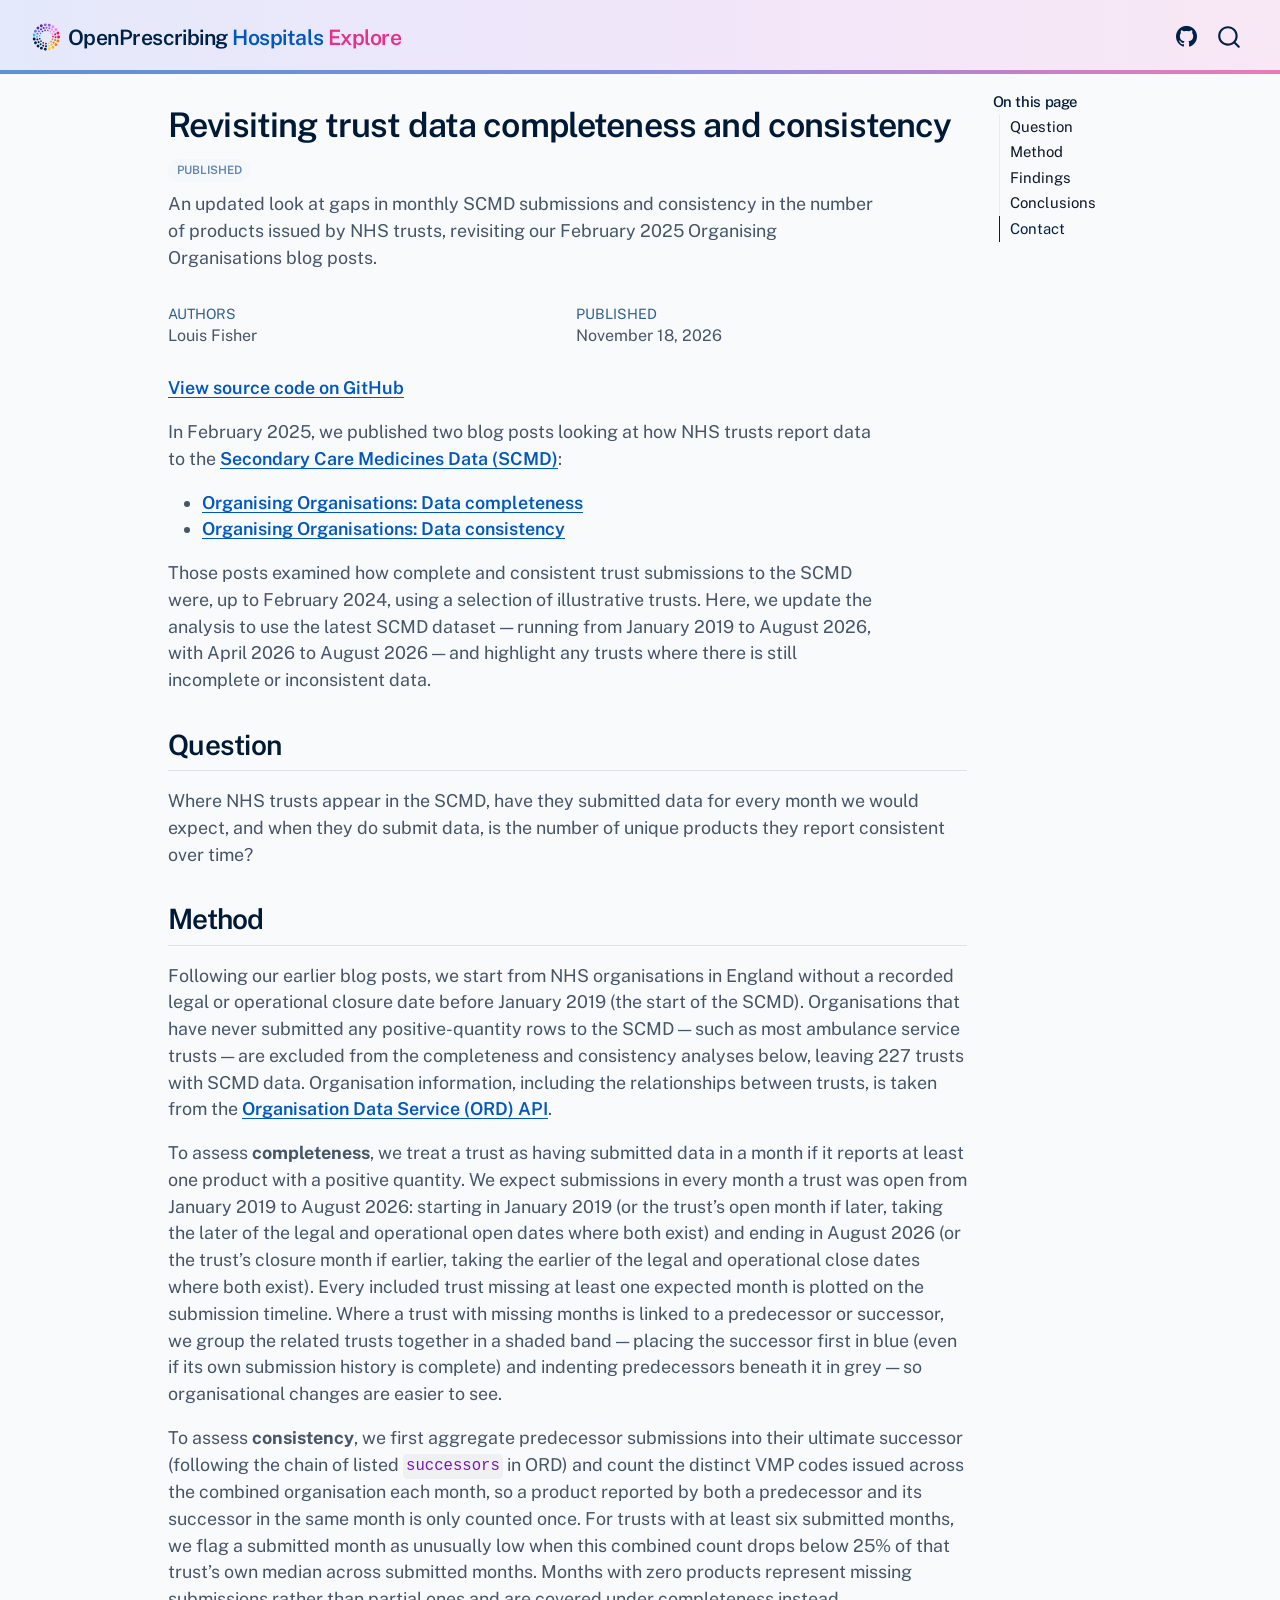
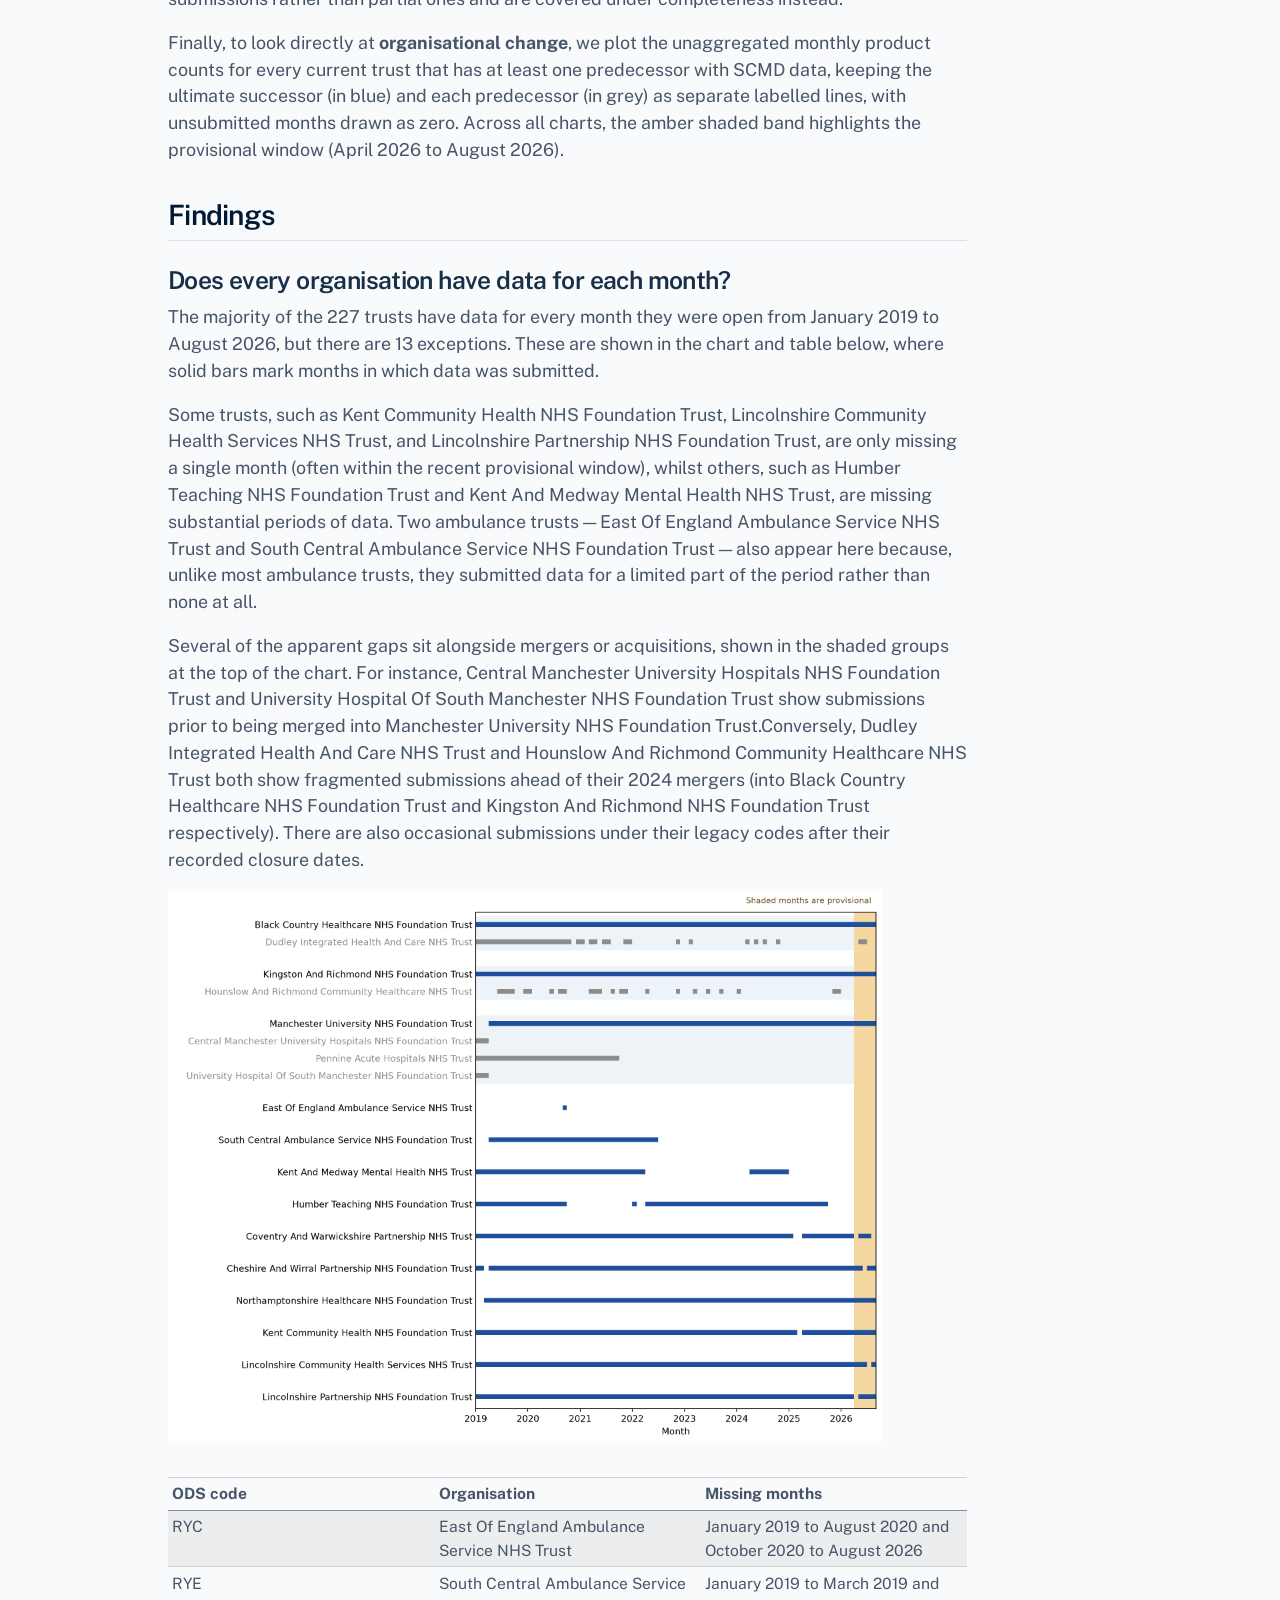
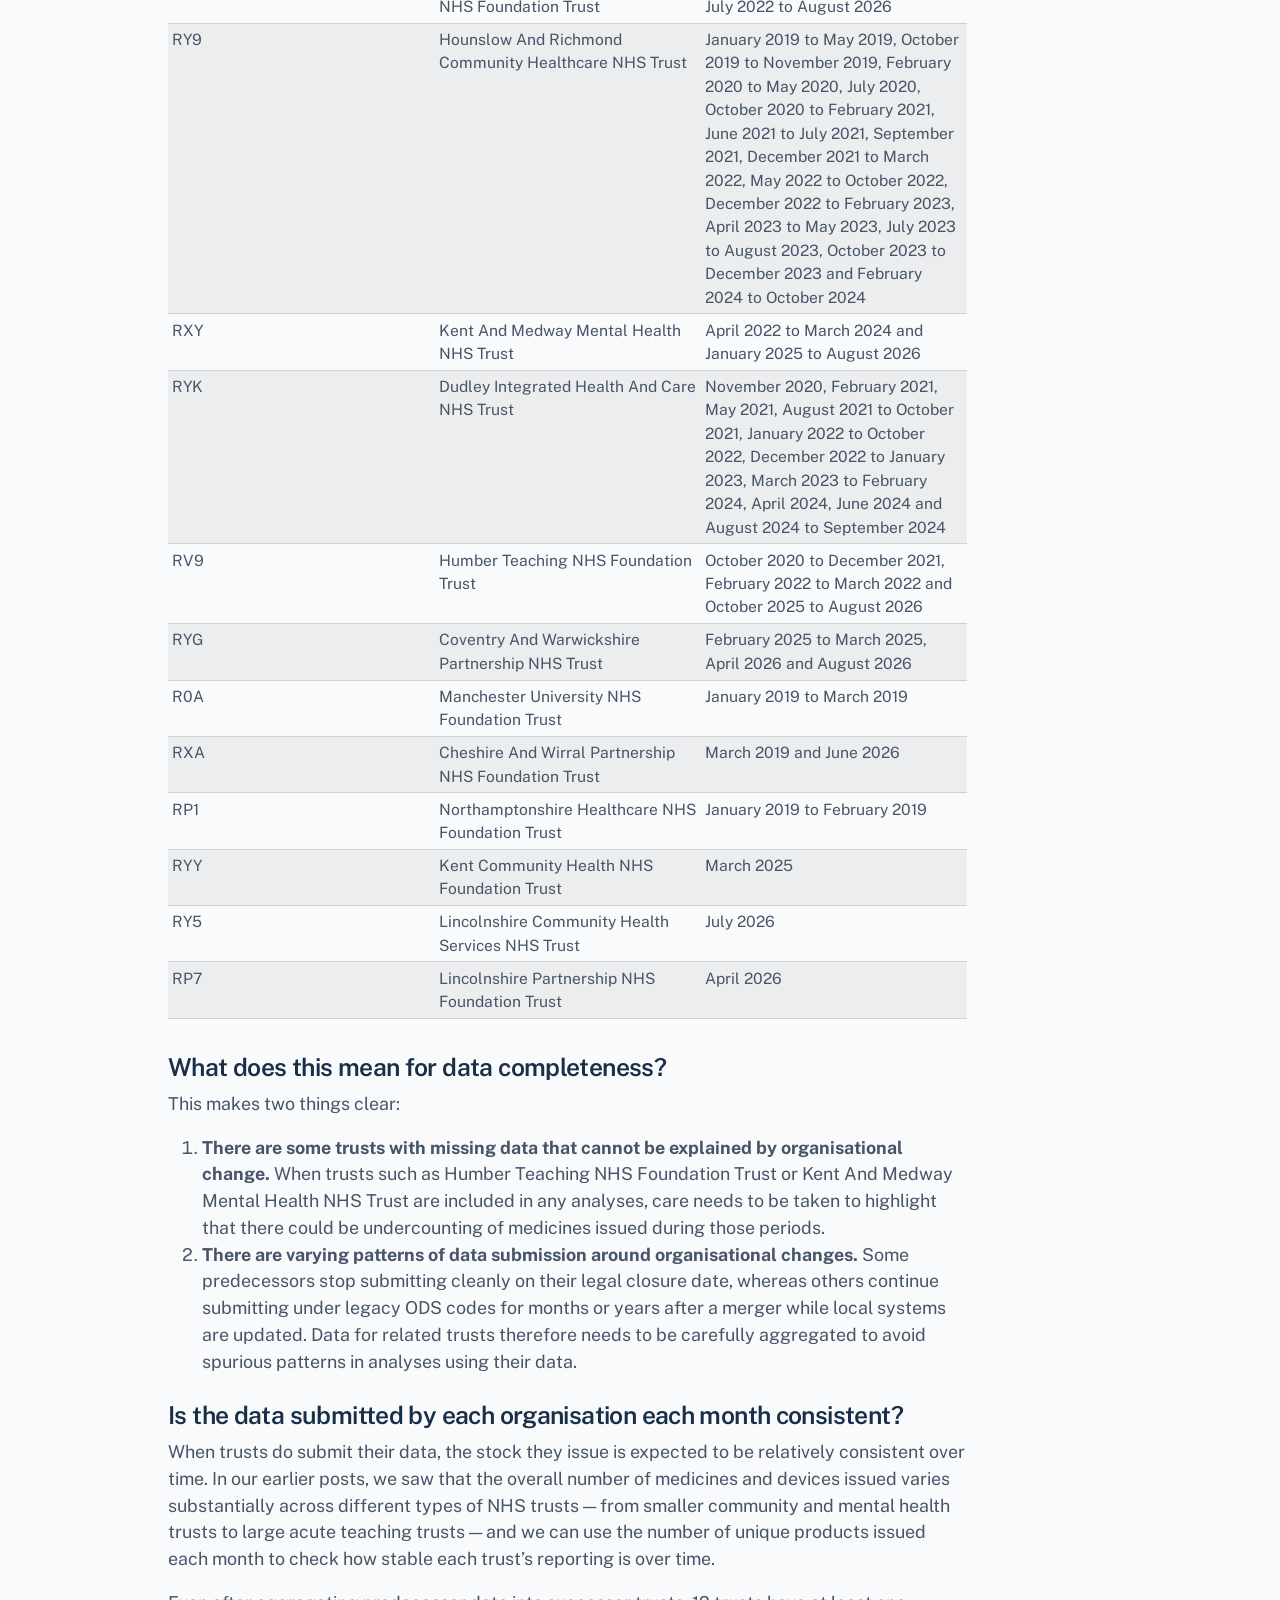
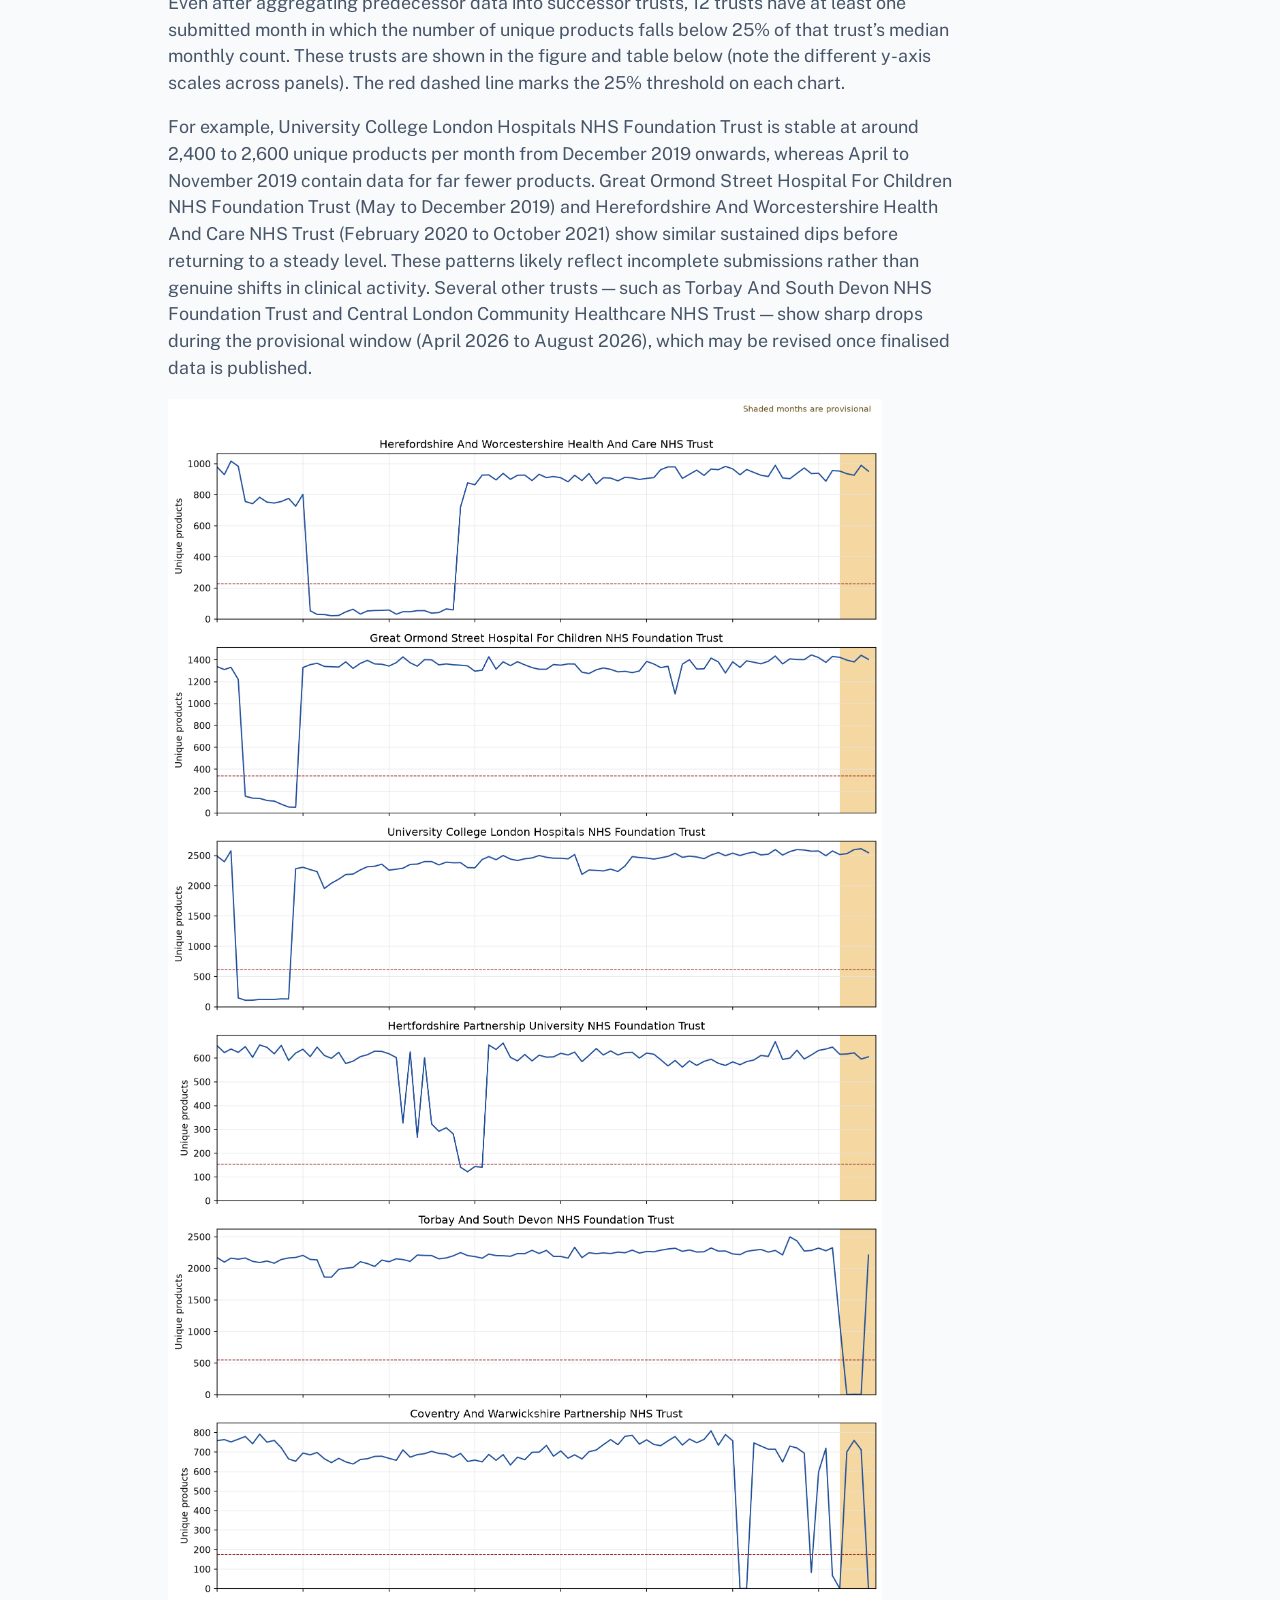
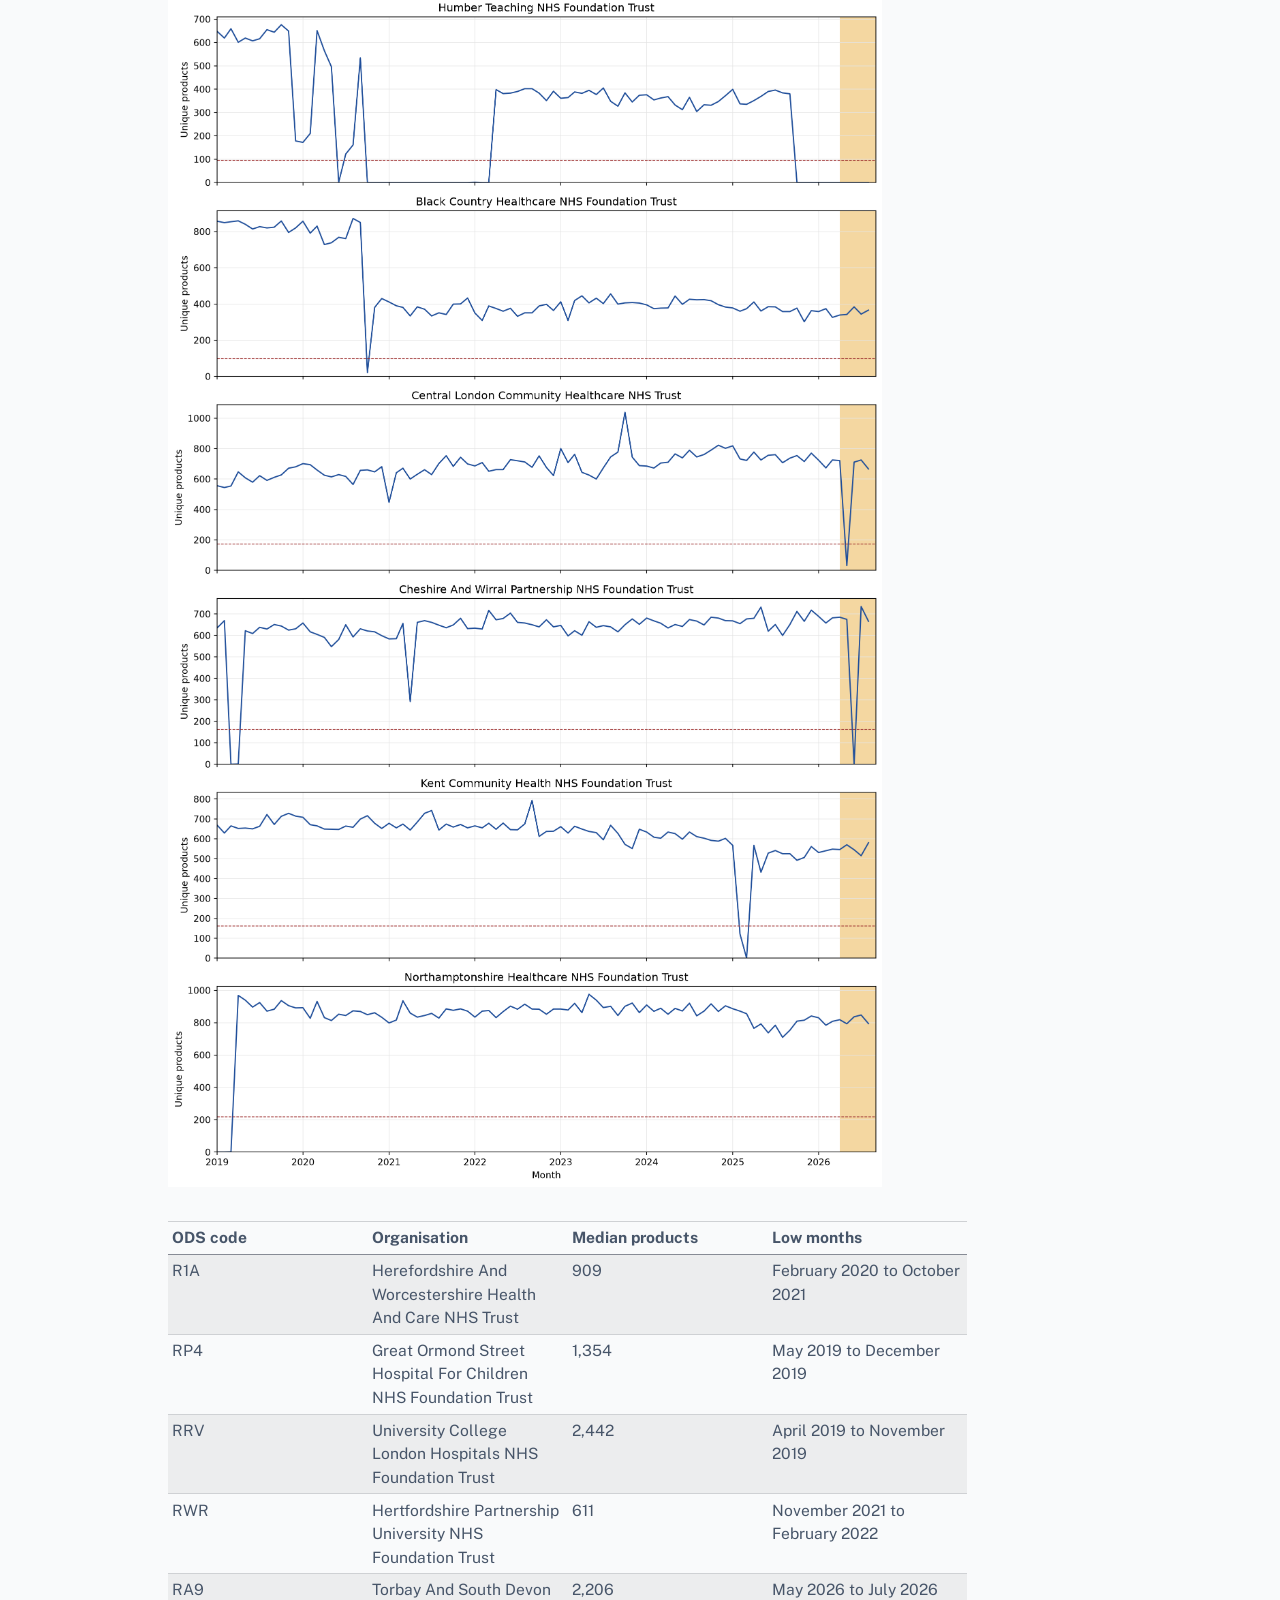
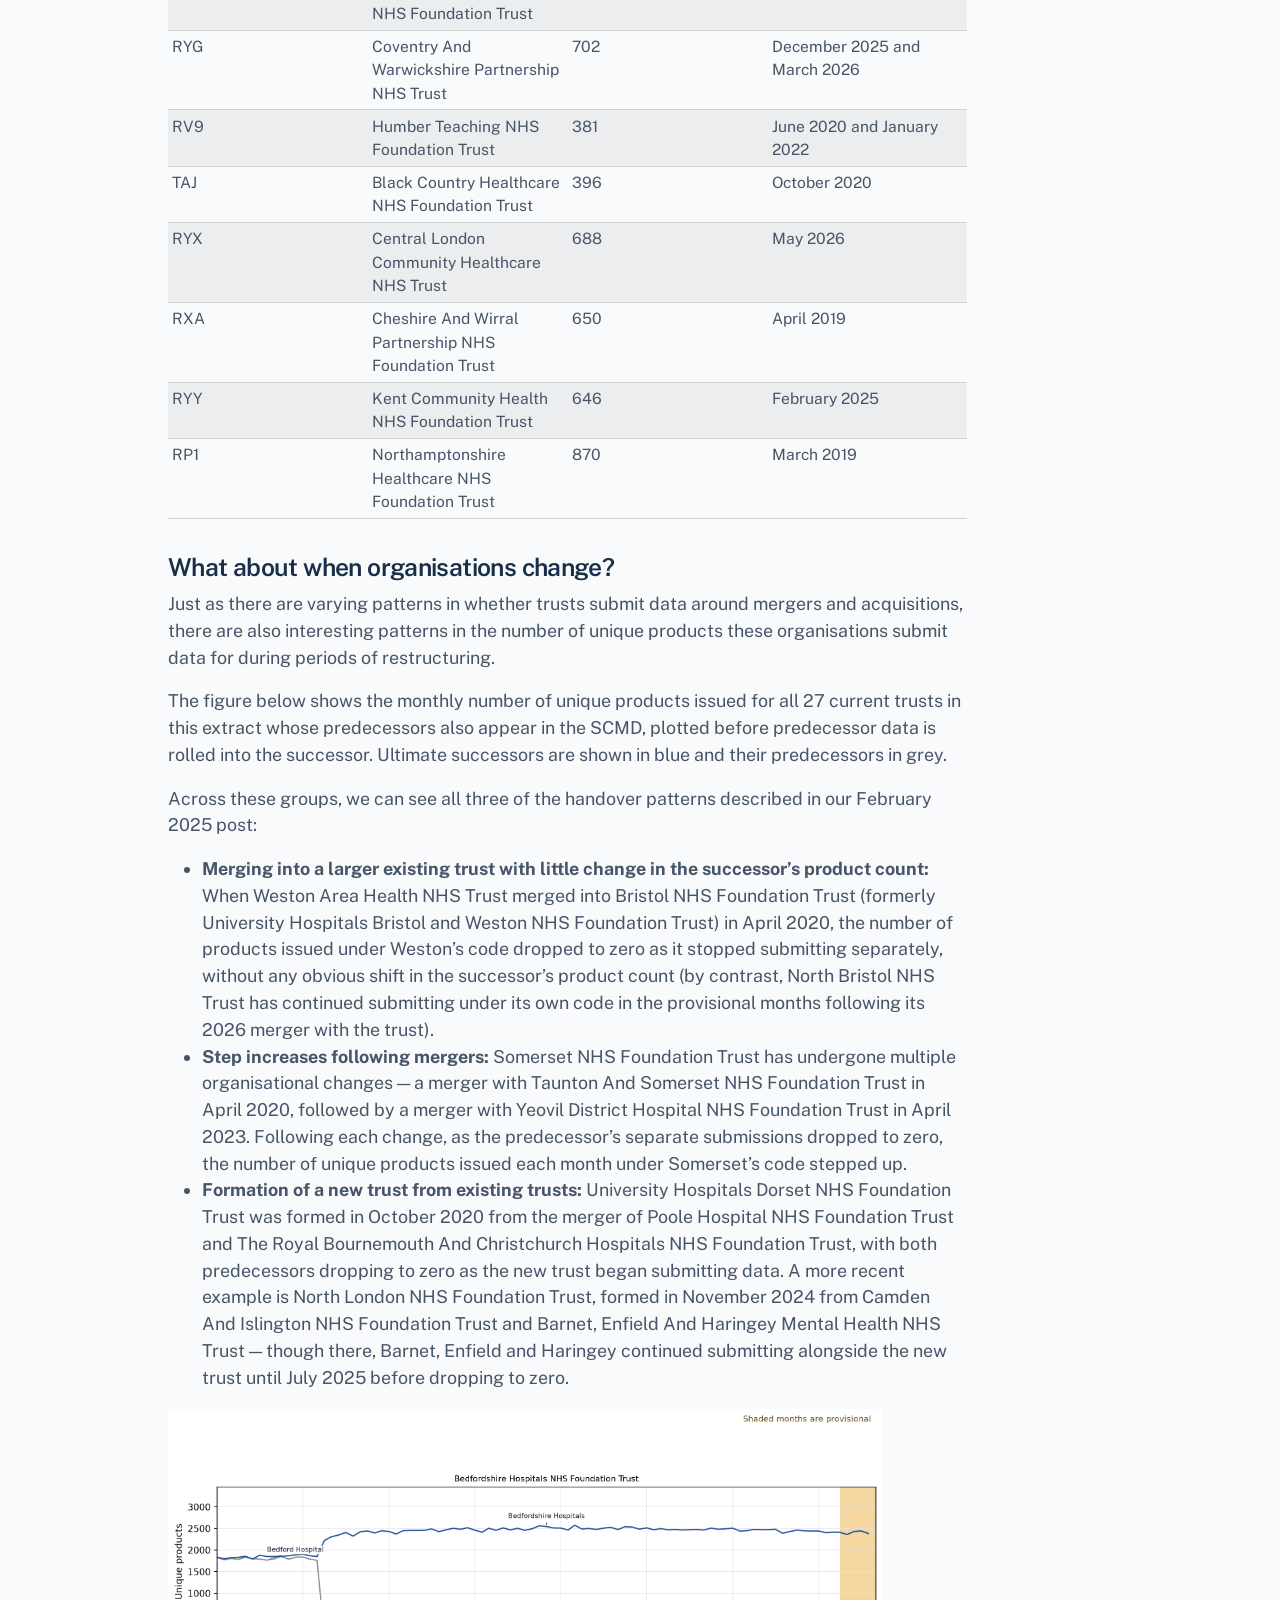
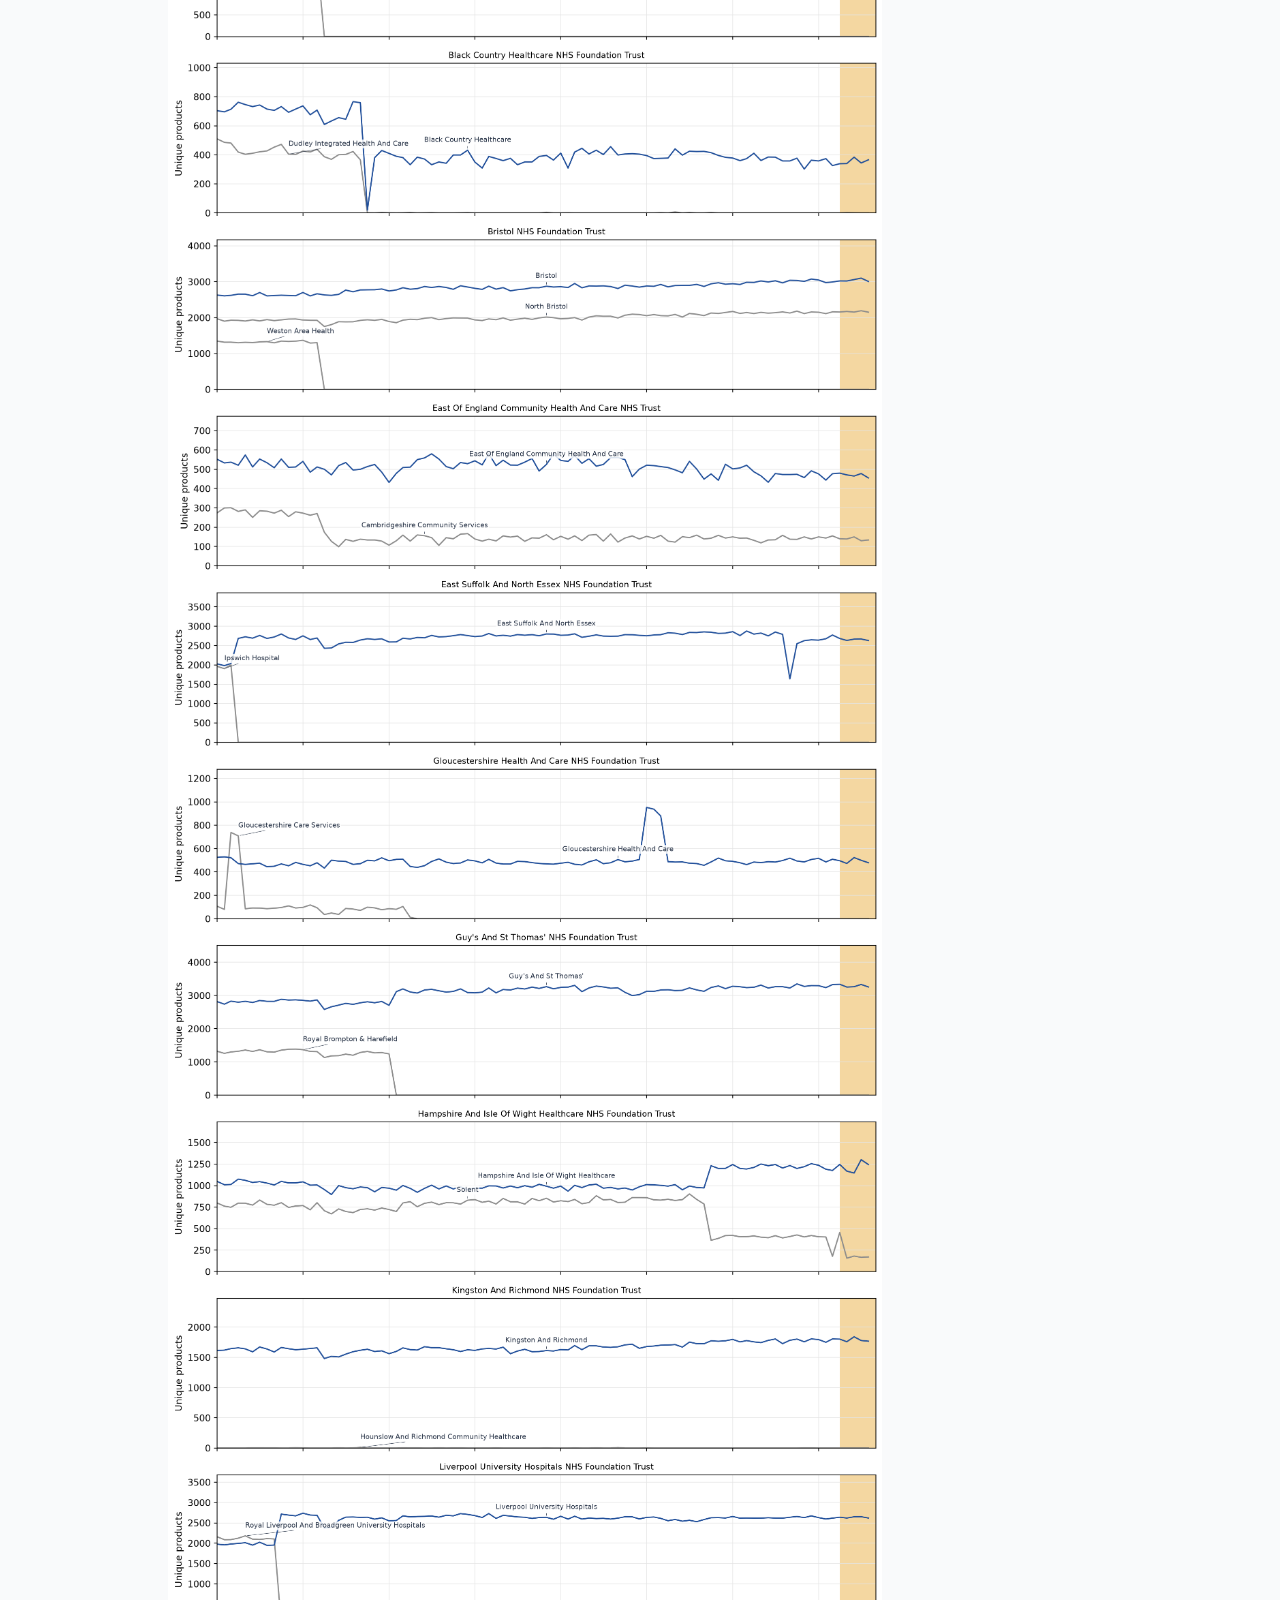
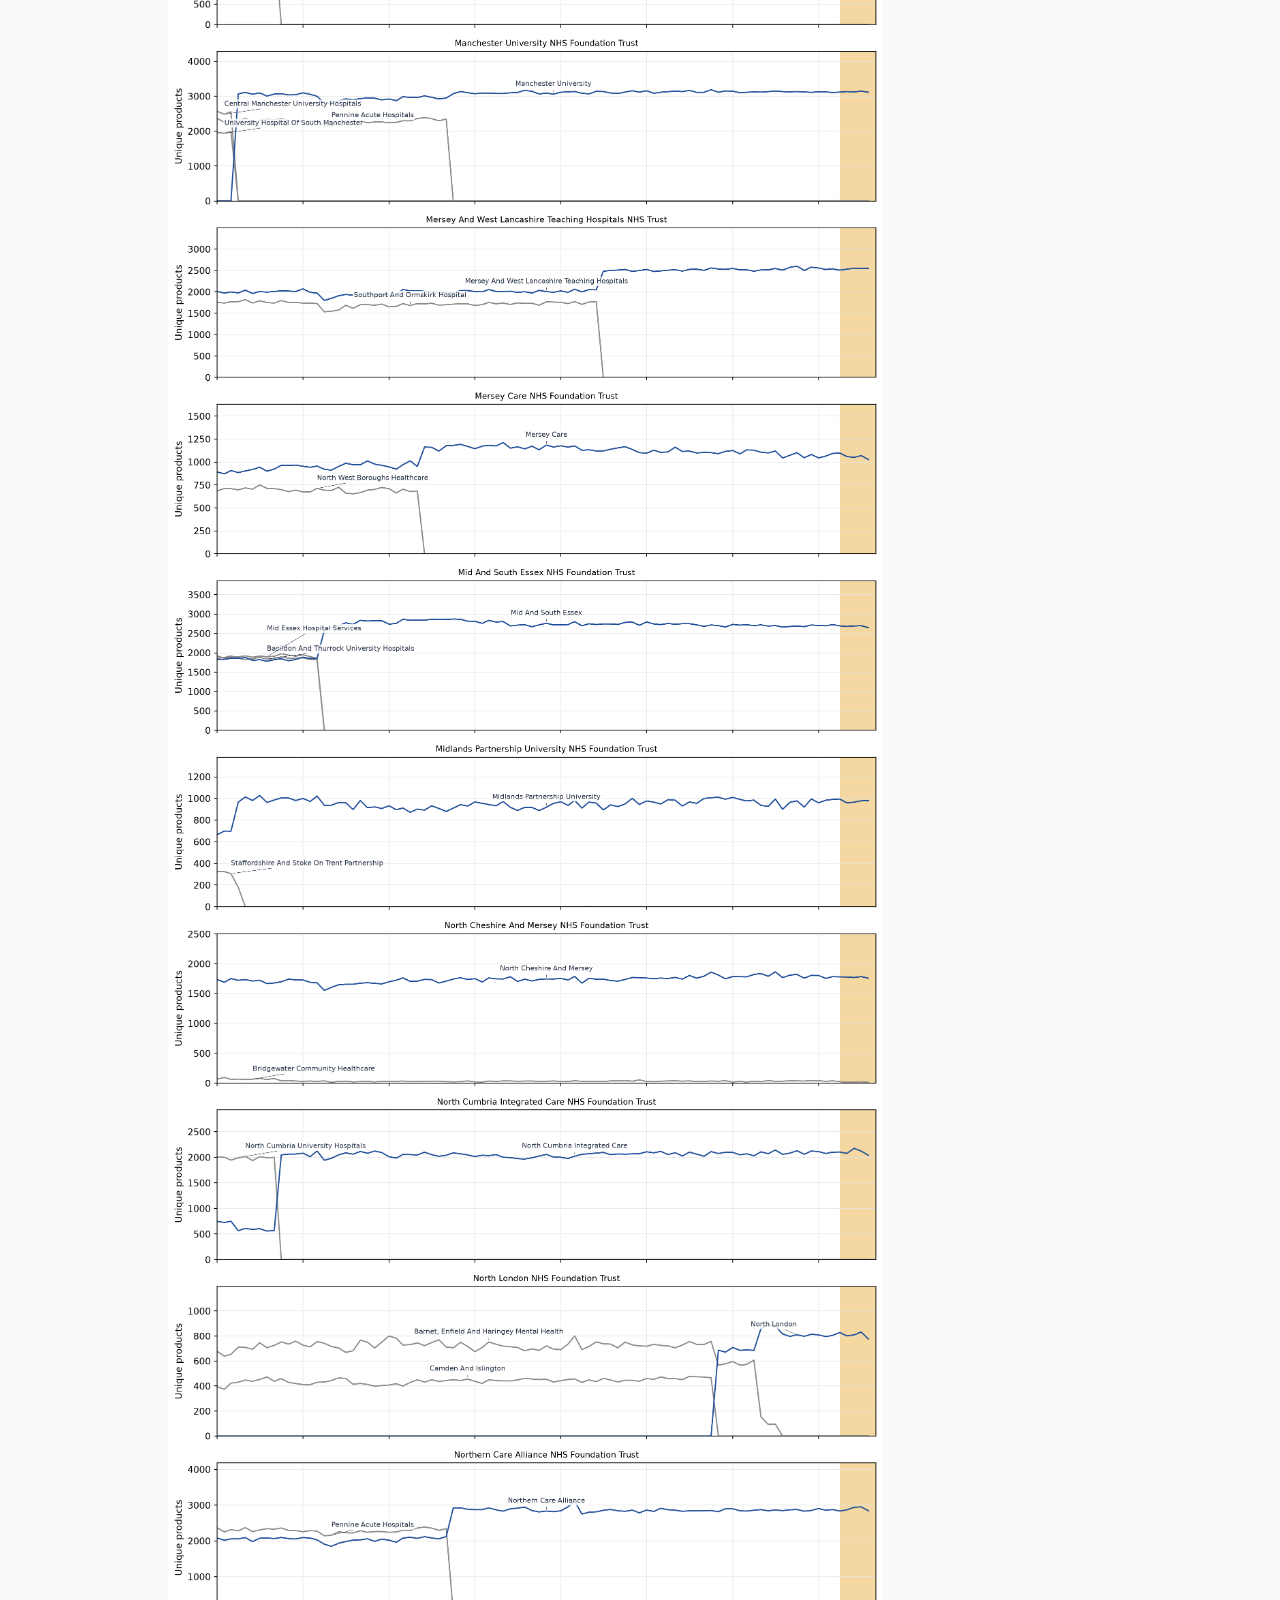
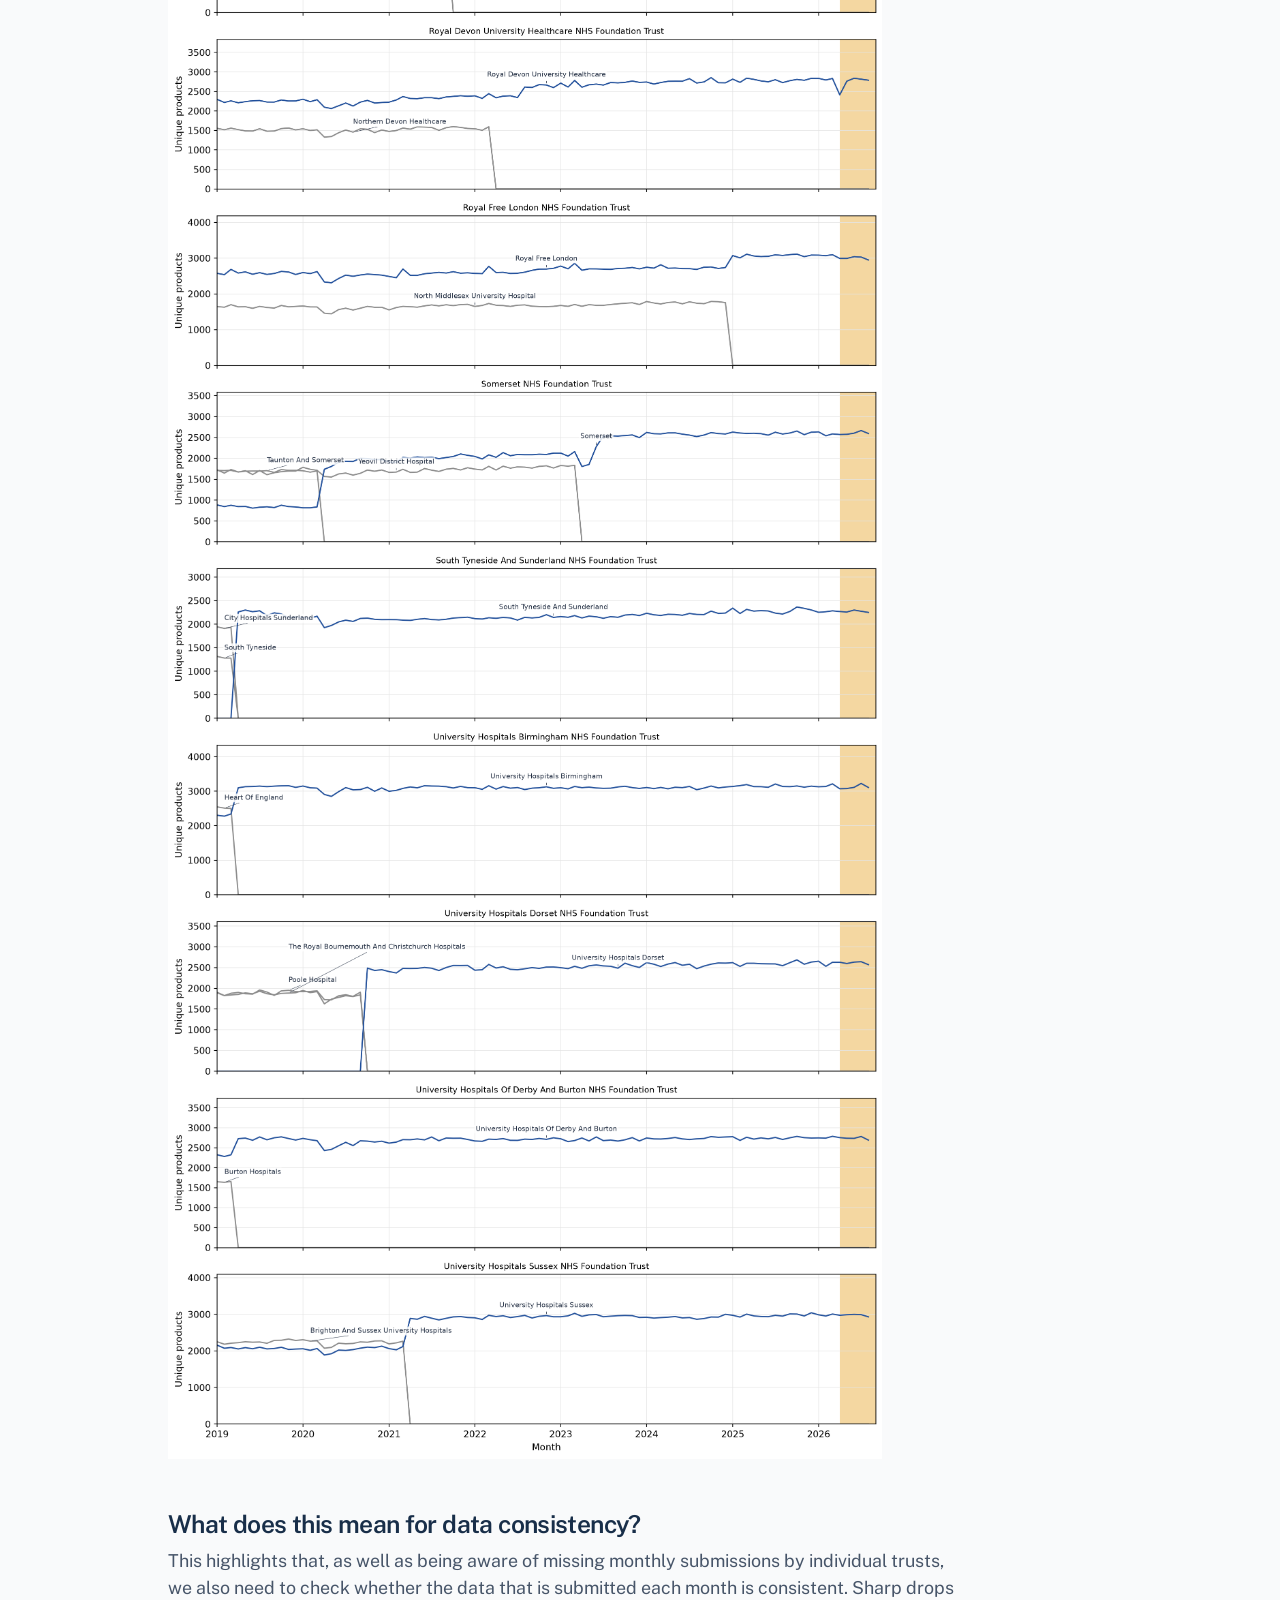
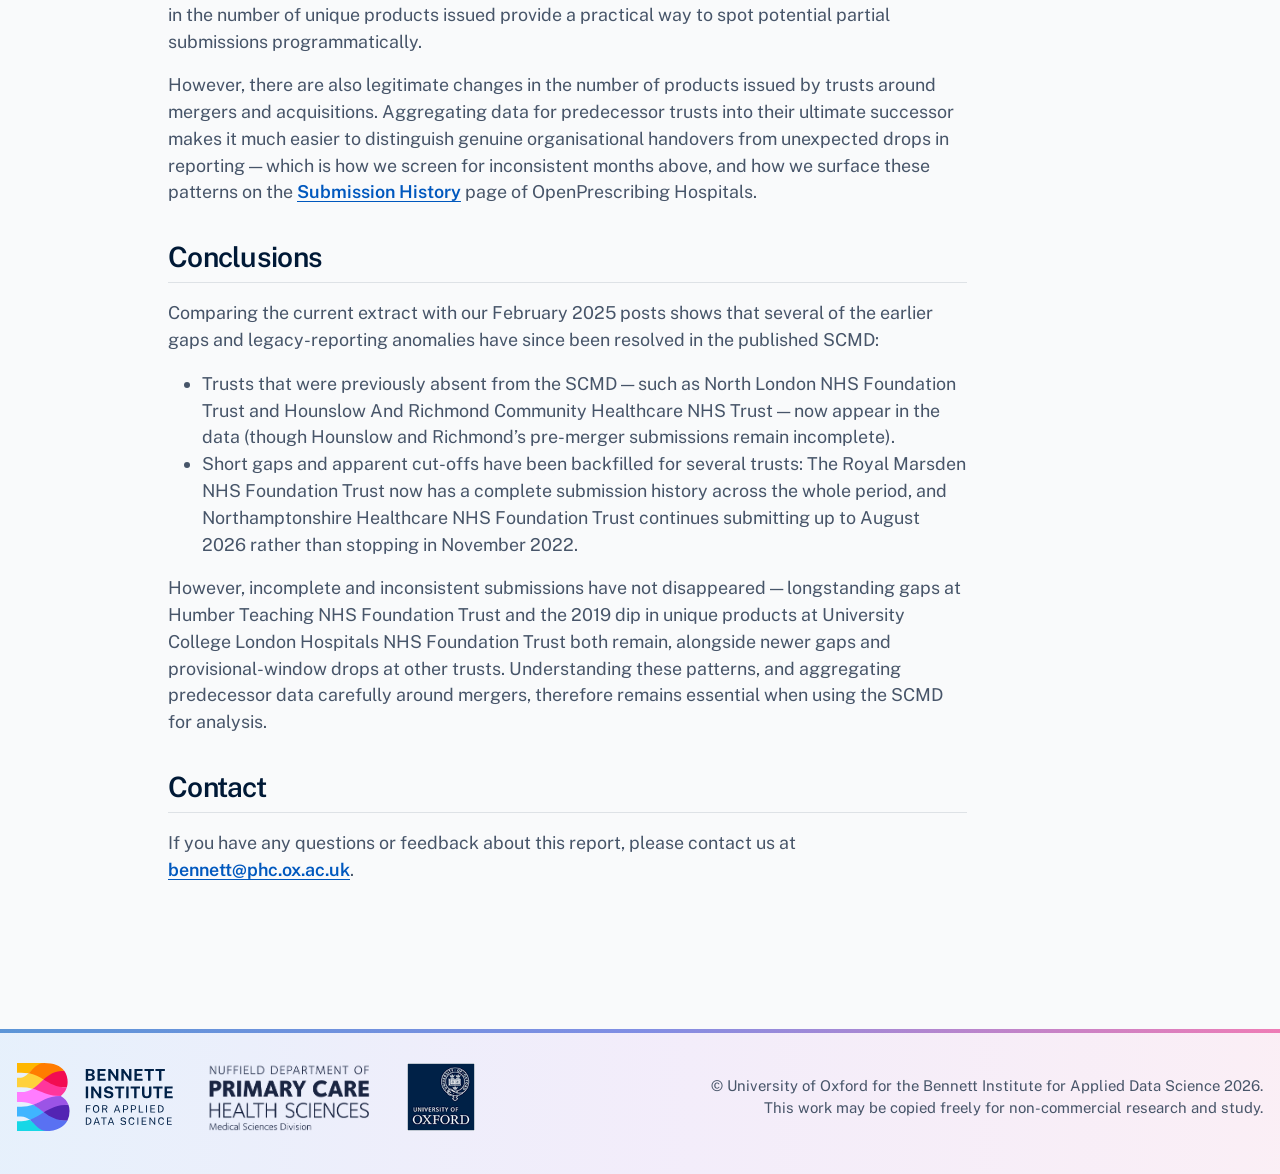
<file: analyses/2026-11-organisation-completeness-consistency/index.html>
<!DOCTYPE html>
<html xmlns="http://www.w3.org/1999/xhtml" lang="en" xml:lang="en"><head>

<meta charset="utf-8">
<meta name="generator" content="quarto-1.11.9">

<meta name="viewport" content="width=device-width, initial-scale=1.0, user-scalable=yes">

<meta name="author" content="Louis Fisher">
<meta name="dcterms.date" content="2026-11-18">
<meta name="description" content="An updated look at gaps in monthly SCMD submissions and consistency in the number of products issued by NHS trusts, revisiting our February 2025 Organising Organisations blog posts.">

<title>Revisiting trust data completeness and consistency – OpenPrescribing Hospitals Explore</title>
<style>
/* Default styles provided by pandoc.
** See https://pandoc.org/MANUAL.html#variables-for-html for config info.
*/
span.smallcaps{font-variant: small-caps;}
div.columns{display: flex; gap: 1.5em;}
div.column{flex: auto;}
@media screen {
div.columns{gap: min(4vw, 1.5em);}
div.column{overflow-x: auto;}
}
div.hanging-indent{margin-left: 1.5em; text-indent: -1.5em;}
ul.task-list{list-style: none;}
ul.task-list li input[type="checkbox"] {
  width: 0.8em;
  margin: 0 0.8em 0.2em -1em; /* quarto-specific, see https://github.com/quarto-dev/quarto-cli/issues/4556 */ 
  vertical-align: middle;
}
</style>


<script src="../../site_libs/quarto-nav/quarto-nav.js"></script>
<script src="../../site_libs/quarto-nav/headroom.min.js"></script>
<script src="../../site_libs/clipboard/clipboard.min.js"></script>
<script src="../../site_libs/quarto-search/autocomplete.umd.js"></script>
<script src="../../site_libs/quarto-search/fuse.min.js"></script>
<script src="../../site_libs/quarto-search/quarto-search.js"></script>
<meta name="quarto:offset" content="../../">
<link href="../../assets/favicon.ico" rel="icon">
<script src="../../site_libs/quarto-html/quarto.js" type="module"></script>
<script src="../../site_libs/quarto-html/tabsets/tabsets.js" type="module"></script>
<script src="../../site_libs/quarto-html/scrollable-regions/scrollable-regions.js" type="module"></script>
<script src="../../site_libs/quarto-html/popper.min.js"></script>
<script src="../../site_libs/quarto-html/tippy.umd.min.js"></script>
<script src="../../site_libs/quarto-html/anchor.min.js"></script>
<link href="../../site_libs/quarto-html/tippy.css" rel="stylesheet">
<link href="../../site_libs/quarto-html/quarto-syntax-highlighting-63b5708e65d6cd79cd7618c58d0c21e7.css" rel="stylesheet" id="quarto-text-highlighting-styles">
<script src="../../site_libs/bootstrap/bootstrap.min.js"></script>
<link href="../../site_libs/bootstrap/bootstrap-icons.css" rel="stylesheet">
<link href="../../site_libs/bootstrap/bootstrap-81020f33d31adb1f79c11d4c1da4a53a.min.css" rel="stylesheet" append-hash="true" id="quarto-bootstrap" data-mode="light">
<script id="quarto-search-options" type="application/json">{
  "location": "navbar",
  "copy-button": false,
  "collapse-after": 3,
  "panel-placement": "end",
  "type": "overlay",
  "limit": 50,
  "keyboard-shortcut": [
    "f",
    "/",
    "s"
  ],
  "show-item-context": false,
  "language": {
    "search-no-results-text": "No results",
    "search-matching-documents-text": "matching documents",
    "search-copy-link-title": "Copy link to search",
    "search-hide-matches-text": "Hide additional matches",
    "search-more-match-text": "more match in this document",
    "search-more-matches-text": "more matches in this document",
    "search-clear-button-title": "Clear",
    "search-text-placeholder": "",
    "search-detached-cancel-button-title": "Cancel",
    "search-submit-button-title": "Submit",
    "search-label": "Search"
  }
}</script>
<link rel="preconnect" href="https://fonts.googleapis.com">
<link rel="preconnect" href="https://fonts.gstatic.com" crossorigin="">
<link href="https://fonts.googleapis.com/css2?family=Public+Sans:ital,wght@0,400;0,500;0,600;0,700;1,400&amp;display=swap" rel="stylesheet">


</head>

<body class="nav-fixed quarto-light"><a id="quarto-skip-link" class="visually-hidden-focusable" href="#quarto-document-content">Skip to main content</a>

<div id="quarto-search-results"></div>
  <header id="quarto-header" class="headroom fixed-top">
    <nav class="navbar navbar-expand-lg " data-bs-theme="dark" aria-label="Site">
      <div class="navbar-container container-fluid">
      <div class="navbar-brand-container mx-auto">
    <a href="../../index.html" class="navbar-brand navbar-brand-logo">
    <img src="../../assets/op-logo-colour.svg" alt="OpenPrescribing" class="navbar-logo light-content">
    <img src="../../assets/op-logo-colour.svg" alt="OpenPrescribing" class="navbar-logo dark-content">
    </a>
    <a class="navbar-brand" href="../../index.html">
    <span class="navbar-title">OpenPrescribing Hospitals Explore</span>
    </a>
  </div>
          <button class="navbar-toggler" type="button" data-bs-toggle="collapse" data-bs-target="#navbarCollapse" aria-controls="navbarCollapse" aria-expanded="false" aria-label="Toggle navigation" onclick="if (window.quartoToggleHeadroom) { window.quartoToggleHeadroom(); }">
  <span class="navbar-toggler-icon"></span>
</button>
          <div class="collapse navbar-collapse" id="navbarCollapse">
            <ul class="navbar-nav navbar-nav-scroll ms-auto">
  <li class="nav-item compact">
    <a class="nav-link" href="https://github.com/bennettoxford/openprescribing-hospitals-explore"> <i class="bi bi-github" role="img" aria-label="GitHub repository">
</i> 
<span class="menu-text"></span></a>
  </li>  
</ul>
          </div> <!-- /navcollapse -->
            <div class="quarto-navbar-tools">
</div>
            <div id="quarto-search" class="" title="Search"></div>
      </div> <!-- /container-fluid -->
    </nav>
</header>
<!-- content -->
<div id="quarto-content" class="quarto-container page-columns page-rows-contents page-layout-article page-navbar">
<!-- sidebar -->
<!-- margin-sidebar -->
    <div id="quarto-margin-sidebar" class="sidebar margin-sidebar">
        <nav id="TOC" role="doc-toc" aria-labelledby="toc-title" class="toc-active">
    <h2 id="toc-title">On this page</h2>
   
  <ul>
  <li><a href="#question" id="toc-question" class="nav-link active" data-scroll-target="#question">Question</a></li>
  <li><a href="#method" id="toc-method" class="nav-link" data-scroll-target="#method">Method</a></li>
  <li><a href="#findings" id="toc-findings" class="nav-link" data-scroll-target="#findings">Findings</a>
  <ul class="collapse">
  <li><a href="#does-every-organisation-have-data-for-each-month" id="toc-does-every-organisation-have-data-for-each-month" class="nav-link" data-scroll-target="#does-every-organisation-have-data-for-each-month">Does every organisation have data for each month?</a></li>
  <li><a href="#what-does-this-mean-for-data-completeness" id="toc-what-does-this-mean-for-data-completeness" class="nav-link" data-scroll-target="#what-does-this-mean-for-data-completeness">What does this mean for data completeness?</a></li>
  <li><a href="#is-the-data-submitted-by-each-organisation-each-month-consistent" id="toc-is-the-data-submitted-by-each-organisation-each-month-consistent" class="nav-link" data-scroll-target="#is-the-data-submitted-by-each-organisation-each-month-consistent">Is the data submitted by each organisation each month consistent?</a></li>
  <li><a href="#what-about-when-organisations-change" id="toc-what-about-when-organisations-change" class="nav-link" data-scroll-target="#what-about-when-organisations-change">What about when organisations change?</a></li>
  <li><a href="#what-does-this-mean-for-data-consistency" id="toc-what-does-this-mean-for-data-consistency" class="nav-link" data-scroll-target="#what-does-this-mean-for-data-consistency">What does this mean for data consistency?</a></li>
  </ul></li>
  <li><a href="#conclusions" id="toc-conclusions" class="nav-link" data-scroll-target="#conclusions">Conclusions</a></li>
  <li><a href="#contact" id="toc-contact" class="nav-link" data-scroll-target="#contact">Contact</a></li>
  </ul>
</nav>
    </div>
<!-- main -->
<main class="content" id="quarto-document-content" tabindex="-1">

<header id="title-block-header" class="quarto-title-block default">
<div class="quarto-title">
<h1 class="title">Revisiting trust data completeness and consistency</h1>
  <div class="quarto-categories">
    <div class="quarto-category">published</div>
  </div>
  </div>

<div>
  <div class="description">
    An updated look at gaps in monthly SCMD submissions and consistency in the number of products issued by NHS trusts, revisiting our February 2025 Organising Organisations blog posts.
  </div>
</div>


<div class="quarto-title-meta">

    <div>
    <div class="quarto-title-meta-heading">Authors</div>
    <div class="quarto-title-meta-contents">
             <p>Louis Fisher </p>
          </div>
  </div>
    
    <div>
    <div class="quarto-title-meta-heading">Published</div>
    <div class="quarto-title-meta-contents">
      <p class="date">November 18, 2026</p>
    </div>
  </div>
  
    
  </div>
  


</header>


<p><a href="https://github.com/bennettoxford/openprescribing-hospitals-explore/tree/main/analyses/2026-11-organisation-completeness-consistency">View source code on GitHub</a></p>
<p>In February 2025, we published two blog posts looking at how NHS trusts report data to the <a href="https://www.nhsbsa.nhs.uk/prescription-data/secondary-care-medicines-data-scmd">Secondary Care Medicines Data (SCMD)</a>:</p>
<ul>
<li><a href="https://www.bennett.ox.ac.uk/blog/2025/02/organising-organisations-data-completeness/">Organising Organisations: Data completeness</a></li>
<li><a href="https://www.bennett.ox.ac.uk/blog/2025/02/organising-organisations-data-consistency/">Organising Organisations: Data consistency</a></li>
</ul>
<p>Those posts examined how complete and consistent trust submissions to the SCMD were, up to February 2024, using a selection of illustrative trusts. Here, we update the analysis to use the latest SCMD dataset — running from January 2019 to August 2026, with April 2026 to August 2026 — and highlight any trusts where there is still incomplete or inconsistent data.</p>
<section id="question" class="level2">
<h2 class="anchored" data-anchor-id="question">Question</h2>
<p>Where NHS trusts appear in the SCMD, have they submitted data for every month we would expect, and when they do submit data, is the number of unique products they report consistent over time?</p>
</section>
<section id="method" class="level2">
<h2 class="anchored" data-anchor-id="method">Method</h2>
<p>Following our earlier blog posts, we start from NHS organisations in England without a recorded legal or operational closure date before January 2019 (the start of the SCMD). Organisations that have never submitted any positive-quantity rows to the SCMD — such as most ambulance service trusts — are excluded from the completeness and consistency analyses below, leaving 227 trusts with SCMD data. Organisation information, including the relationships between trusts, is taken from the <a href="https://directory.spineservices.nhs.uk/ORD/2-0-0">Organisation Data Service (ORD) API</a>.</p>
<p>To assess <strong>completeness</strong>, we treat a trust as having submitted data in a month if it reports at least one product with a positive quantity. We expect submissions in every month a trust was open from January 2019 to August 2026: starting in January 2019 (or the trust’s open month if later, taking the later of the legal and operational open dates where both exist) and ending in August 2026 (or the trust’s closure month if earlier, taking the earlier of the legal and operational close dates where both exist). Every included trust missing at least one expected month is plotted on the submission timeline. Where a trust with missing months is linked to a predecessor or successor, we group the related trusts together in a shaded band — placing the successor first in blue (even if its own submission history is complete) and indenting predecessors beneath it in grey — so organisational changes are easier to see.</p>
<p>To assess <strong>consistency</strong>, we first aggregate predecessor submissions into their ultimate successor (following the chain of listed <code>successors</code> in ORD) and count the distinct VMP codes issued across the combined organisation each month, so a product reported by both a predecessor and its successor in the same month is only counted once. For trusts with at least six submitted months, we flag a submitted month as unusually low when this combined count drops below 25% of that trust’s own median across submitted months. Months with zero products represent missing submissions rather than partial ones and are covered under completeness instead.</p>
<p>Finally, to look directly at <strong>organisational change</strong>, we plot the unaggregated monthly product counts for every current trust that has at least one predecessor with SCMD data, keeping the ultimate successor (in blue) and each predecessor (in grey) as separate labelled lines, with unsubmitted months drawn as zero. Across all charts, the amber shaded band highlights the provisional window (April 2026 to August 2026).</p>
</section>
<section id="findings" class="level2">
<h2 class="anchored" data-anchor-id="findings">Findings</h2>
<section id="does-every-organisation-have-data-for-each-month" class="level3">
<h3 class="anchored" data-anchor-id="does-every-organisation-have-data-for-each-month">Does every organisation have data for each month?</h3>
<p>The majority of the 227 trusts have data for every month they were open from January 2019 to August 2026, but there are 13 exceptions. These are shown in the chart and table below, where solid bars mark months in which data was submitted.</p>
<p>Some trusts, such as Kent Community Health NHS Foundation Trust, Lincolnshire Community Health Services NHS Trust, and Lincolnshire Partnership NHS Foundation Trust, are only missing a single month (often within the recent provisional window), whilst others, such as Humber Teaching NHS Foundation Trust and Kent And Medway Mental Health NHS Trust, are missing substantial periods of data. Two ambulance trusts — East Of England Ambulance Service NHS Trust and South Central Ambulance Service NHS Foundation Trust — also appear here because, unlike most ambulance trusts, they submitted data for a limited part of the period rather than none at all.</p>
<p>Several of the apparent gaps sit alongside mergers or acquisitions, shown in the shaded groups at the top of the chart. For instance, Central Manchester University Hospitals NHS Foundation Trust and University Hospital Of South Manchester NHS Foundation Trust show submissions prior to being merged into Manchester University NHS Foundation Trust.Conversely, Dudley Integrated Health And Care NHS Trust and Hounslow And Richmond Community Healthcare NHS Trust both show fragmented submissions ahead of their 2024 mergers (into Black Country Healthcare NHS Foundation Trust and Kingston And Richmond NHS Foundation Trust respectively). There are also occasional submissions under their legacy codes after their recorded closure dates.</p>
<div id="1e6c461f" class="cell" data-execution_count="2">
<div class="cell-output cell-output-display" data-execution_count="8">
<div>
<figure class="figure">
<p><img src="index_files/figure-html/cell-3-output-1.png" width="1071" height="828" class="figure-img"></p>
</figure>
</div>
</div>
</div>
<div id="b2d058fd" class="cell" data-execution_count="3">
<div class="cell-output cell-output-display cell-output-markdown">
<table class="caption-top table table-sm table-striped small">
<colgroup>
<col style="width: 33%">
<col style="width: 33%">
<col style="width: 33%">
</colgroup>
<thead>
<tr class="header">
<th>ODS code</th>
<th>Organisation</th>
<th>Missing months</th>
</tr>
</thead>
<tbody>
<tr class="odd">
<td>RYC</td>
<td>East Of England Ambulance Service NHS Trust</td>
<td>January 2019 to August 2020 and October 2020 to August 2026</td>
</tr>
<tr class="even">
<td>RYE</td>
<td>South Central Ambulance Service NHS Foundation Trust</td>
<td>January 2019 to March 2019 and July 2022 to August 2026</td>
</tr>
<tr class="odd">
<td>RY9</td>
<td>Hounslow And Richmond Community Healthcare NHS Trust</td>
<td>January 2019 to May 2019, October 2019 to November 2019, February 2020 to May 2020, July 2020, October 2020 to February 2021, June 2021 to July 2021, September 2021, December 2021 to March 2022, May 2022 to October 2022, December 2022 to February 2023, April 2023 to May 2023, July 2023 to August 2023, October 2023 to December 2023 and February 2024 to October 2024</td>
</tr>
<tr class="even">
<td>RXY</td>
<td>Kent And Medway Mental Health NHS Trust</td>
<td>April 2022 to March 2024 and January 2025 to August 2026</td>
</tr>
<tr class="odd">
<td>RYK</td>
<td>Dudley Integrated Health And Care NHS Trust</td>
<td>November 2020, February 2021, May 2021, August 2021 to October 2021, January 2022 to October 2022, December 2022 to January 2023, March 2023 to February 2024, April 2024, June 2024 and August 2024 to September 2024</td>
</tr>
<tr class="even">
<td>RV9</td>
<td>Humber Teaching NHS Foundation Trust</td>
<td>October 2020 to December 2021, February 2022 to March 2022 and October 2025 to August 2026</td>
</tr>
<tr class="odd">
<td>RYG</td>
<td>Coventry And Warwickshire Partnership NHS Trust</td>
<td>February 2025 to March 2025, April 2026 and August 2026</td>
</tr>
<tr class="even">
<td>R0A</td>
<td>Manchester University NHS Foundation Trust</td>
<td>January 2019 to March 2019</td>
</tr>
<tr class="odd">
<td>RXA</td>
<td>Cheshire And Wirral Partnership NHS Foundation Trust</td>
<td>March 2019 and June 2026</td>
</tr>
<tr class="even">
<td>RP1</td>
<td>Northamptonshire Healthcare NHS Foundation Trust</td>
<td>January 2019 to February 2019</td>
</tr>
<tr class="odd">
<td>RYY</td>
<td>Kent Community Health NHS Foundation Trust</td>
<td>March 2025</td>
</tr>
<tr class="even">
<td>RY5</td>
<td>Lincolnshire Community Health Services NHS Trust</td>
<td>July 2026</td>
</tr>
<tr class="odd">
<td>RP7</td>
<td>Lincolnshire Partnership NHS Foundation Trust</td>
<td>April 2026</td>
</tr>
</tbody>
</table>
</div>
</div>
</section>
<section id="what-does-this-mean-for-data-completeness" class="level3">
<h3 class="anchored" data-anchor-id="what-does-this-mean-for-data-completeness">What does this mean for data completeness?</h3>
<p>This makes two things clear:</p>
<ol type="1">
<li><strong>There are some trusts with missing data that cannot be explained by organisational change.</strong> When trusts such as Humber Teaching NHS Foundation Trust or Kent And Medway Mental Health NHS Trust are included in any analyses, care needs to be taken to highlight that there could be undercounting of medicines issued during those periods.</li>
<li><strong>There are varying patterns of data submission around organisational changes.</strong> Some predecessors stop submitting cleanly on their legal closure date, whereas others continue submitting under legacy ODS codes for months or years after a merger while local systems are updated. Data for related trusts therefore needs to be carefully aggregated to avoid spurious patterns in analyses using their data.</li>
</ol>
</section>
<section id="is-the-data-submitted-by-each-organisation-each-month-consistent" class="level3">
<h3 class="anchored" data-anchor-id="is-the-data-submitted-by-each-organisation-each-month-consistent">Is the data submitted by each organisation each month consistent?</h3>
<p>When trusts do submit their data, the stock they issue is expected to be relatively consistent over time. In our earlier posts, we saw that the overall number of medicines and devices issued varies substantially across different types of NHS trusts — from smaller community and mental health trusts to large acute teaching trusts — and we can use the number of unique products issued each month to check how stable each trust’s reporting is over time.</p>
<p>Even after aggregating predecessor data into successor trusts, 12 trusts have at least one submitted month in which the number of unique products falls below 25% of that trust’s median monthly count. These trusts are shown in the figure and table below (note the different y-axis scales across panels). The red dashed line marks the 25% threshold on each chart.</p>
<p>For example, University College London Hospitals NHS Foundation Trust is stable at around 2,400 to 2,600 unique products per month from December 2019 onwards, whereas April to November 2019 contain data for far fewer products. Great Ormond Street Hospital For Children NHS Foundation Trust (May to December 2019) and Herefordshire And Worcestershire Health And Care NHS Trust (February 2020 to October 2021) show similar sustained dips before returning to a steady level. These patterns likely reflect incomplete submissions rather than genuine shifts in clinical activity. Several other trusts — such as Torbay And South Devon NHS Foundation Trust and Central London Community Healthcare NHS Trust — show sharp drops during the provisional window (April 2026 to August 2026), which may be revised once finalised data is published.</p>
<div id="61081c1e" class="cell" data-execution_count="4">
<div class="cell-output cell-output-display" data-execution_count="10">
<div>
<figure class="figure">
<p><img src="index_files/figure-html/cell-5-output-1.png" width="1048" height="3504" class="figure-img"></p>
</figure>
</div>
</div>
</div>
<div id="501336d1" class="cell" data-execution_count="5">
<div class="cell-output cell-output-display cell-output-markdown">
<table class="caption-top table table-sm table-striped small">
<colgroup>
<col style="width: 25%">
<col style="width: 25%">
<col style="width: 25%">
<col style="width: 25%">
</colgroup>
<thead>
<tr class="header">
<th>ODS code</th>
<th>Organisation</th>
<th>Median products</th>
<th>Low months</th>
</tr>
</thead>
<tbody>
<tr class="odd">
<td>R1A</td>
<td>Herefordshire And Worcestershire Health And Care NHS Trust</td>
<td>909</td>
<td>February 2020 to October 2021</td>
</tr>
<tr class="even">
<td>RP4</td>
<td>Great Ormond Street Hospital For Children NHS Foundation Trust</td>
<td>1,354</td>
<td>May 2019 to December 2019</td>
</tr>
<tr class="odd">
<td>RRV</td>
<td>University College London Hospitals NHS Foundation Trust</td>
<td>2,442</td>
<td>April 2019 to November 2019</td>
</tr>
<tr class="even">
<td>RWR</td>
<td>Hertfordshire Partnership University NHS Foundation Trust</td>
<td>611</td>
<td>November 2021 to February 2022</td>
</tr>
<tr class="odd">
<td>RA9</td>
<td>Torbay And South Devon NHS Foundation Trust</td>
<td>2,206</td>
<td>May 2026 to July 2026</td>
</tr>
<tr class="even">
<td>RYG</td>
<td>Coventry And Warwickshire Partnership NHS Trust</td>
<td>702</td>
<td>December 2025 and March 2026</td>
</tr>
<tr class="odd">
<td>RV9</td>
<td>Humber Teaching NHS Foundation Trust</td>
<td>381</td>
<td>June 2020 and January 2022</td>
</tr>
<tr class="even">
<td>TAJ</td>
<td>Black Country Healthcare NHS Foundation Trust</td>
<td>396</td>
<td>October 2020</td>
</tr>
<tr class="odd">
<td>RYX</td>
<td>Central London Community Healthcare NHS Trust</td>
<td>688</td>
<td>May 2026</td>
</tr>
<tr class="even">
<td>RXA</td>
<td>Cheshire And Wirral Partnership NHS Foundation Trust</td>
<td>650</td>
<td>April 2019</td>
</tr>
<tr class="odd">
<td>RYY</td>
<td>Kent Community Health NHS Foundation Trust</td>
<td>646</td>
<td>February 2025</td>
</tr>
<tr class="even">
<td>RP1</td>
<td>Northamptonshire Healthcare NHS Foundation Trust</td>
<td>870</td>
<td>March 2019</td>
</tr>
</tbody>
</table>
</div>
</div>
</section>
<section id="what-about-when-organisations-change" class="level3">
<h3 class="anchored" data-anchor-id="what-about-when-organisations-change">What about when organisations change?</h3>
<p>Just as there are varying patterns in whether trusts submit data around mergers and acquisitions, there are also interesting patterns in the number of unique products these organisations submit data for during periods of restructuring.</p>
<p>The figure below shows the monthly number of unique products issued for all 27 current trusts in this extract whose predecessors also appear in the SCMD, plotted before predecessor data is rolled into the successor. Ultimate successors are shown in blue and their predecessors in grey.</p>
<p>Across these groups, we can see all three of the handover patterns described in our February 2025 post:</p>
<ul>
<li><strong>Merging into a larger existing trust with little change in the successor’s product count:</strong> When Weston Area Health NHS Trust merged into Bristol NHS Foundation Trust (formerly University Hospitals Bristol and Weston NHS Foundation Trust) in April 2020, the number of products issued under Weston’s code dropped to zero as it stopped submitting separately, without any obvious shift in the successor’s product count (by contrast, North Bristol NHS Trust has continued submitting under its own code in the provisional months following its 2026 merger with the trust).</li>
<li><strong>Step increases following mergers:</strong> Somerset NHS Foundation Trust has undergone multiple organisational changes — a merger with Taunton And Somerset NHS Foundation Trust in April 2020, followed by a merger with Yeovil District Hospital NHS Foundation Trust in April 2023. Following each change, as the predecessor’s separate submissions dropped to zero, the number of unique products issued each month under Somerset’s code stepped up.</li>
<li><strong>Formation of a new trust from existing trusts:</strong> University Hospitals Dorset NHS Foundation Trust was formed in October 2020 from the merger of Poole Hospital NHS Foundation Trust and The Royal Bournemouth And Christchurch Hospitals NHS Foundation Trust, with both predecessors dropping to zero as the new trust began submitting data. A more recent example is North London NHS Foundation Trust, formed in November 2024 from Camden And Islington NHS Foundation Trust and Barnet, Enfield And Haringey Mental Health NHS Trust — though there, Barnet, Enfield and Haringey continued submitting alongside the new trust until July 2025 before dropping to zero.</li>
</ul>
<div id="a7fbdb3d" class="cell" data-execution_count="6">
<div class="cell-output cell-output-display" data-execution_count="12">
<div>
<figure class="figure">
<p><img src="index_files/figure-html/cell-7-output-1.png" width="1048" height="7117" class="figure-img"></p>
</figure>
</div>
</div>
</div>
</section>
<section id="what-does-this-mean-for-data-consistency" class="level3">
<h3 class="anchored" data-anchor-id="what-does-this-mean-for-data-consistency">What does this mean for data consistency?</h3>
<p>This highlights that, as well as being aware of missing monthly submissions by individual trusts, we also need to check whether the data that is submitted each month is consistent. Sharp drops in the number of unique products issued provide a practical way to spot potential partial submissions programmatically.</p>
<p>However, there are also legitimate changes in the number of products issued by trusts around mergers and acquisitions. Aggregating data for predecessor trusts into their ultimate successor makes it much easier to distinguish genuine organisational handovers from unexpected drops in reporting — which is how we screen for inconsistent months above, and how we surface these patterns on the <a href="https://hospitals.openprescribing.net/submission-history/">Submission History</a> page of OpenPrescribing Hospitals.</p>
</section>
</section>
<section id="conclusions" class="level2">
<h2 class="anchored" data-anchor-id="conclusions">Conclusions</h2>
<p>Comparing the current extract with our February 2025 posts shows that several of the earlier gaps and legacy-reporting anomalies have since been resolved in the published SCMD:</p>
<ul>
<li>Trusts that were previously absent from the SCMD — such as North London NHS Foundation Trust and Hounslow And Richmond Community Healthcare NHS Trust — now appear in the data (though Hounslow and Richmond’s pre-merger submissions remain incomplete).</li>
<li>Short gaps and apparent cut-offs have been backfilled for several trusts: The Royal Marsden NHS Foundation Trust now has a complete submission history across the whole period, and Northamptonshire Healthcare NHS Foundation Trust continues submitting up to August 2026 rather than stopping in November 2022.</li>
</ul>
<p>However, incomplete and inconsistent submissions have not disappeared — longstanding gaps at Humber Teaching NHS Foundation Trust and the 2019 dip in unique products at University College London Hospitals NHS Foundation Trust both remain, alongside newer gaps and provisional-window drops at other trusts. Understanding these patterns, and aggregating predecessor data carefully around mergers, therefore remains essential when using the SCMD for analysis.</p>


</section>
<section id="contact" class="level2">
<h2 class="anchored" data-anchor-id="contact">Contact</h2>
<p>If you have any questions or feedback about this report, please contact us at <a href="mailto:bennett@phc.ox.ac.uk">bennett@phc.ox.ac.uk</a>.</p>
</section>

</main> <!-- /main -->
<script id="quarto-html-after-body" type="application/javascript">
  window.document.addEventListener("DOMContentLoaded", function (event) {
    const icon = "";
    const anchorJS = new window.AnchorJS();
    anchorJS.options = {
      placement: 'right',
      icon: icon
    };
    anchorJS.add('.anchored');
    const isCodeAnnotation = (el) => {
      for (const clz of el.classList) {
        if (clz.startsWith('code-annotation-')) {                     
          return true;
        }
      }
      return false;
    }
    const onCopySuccess = function(e) {
      // button target
      const button = e.trigger;
      // don't keep focus
      button.blur();
      // flash "checked"
      button.classList.add('code-copy-button-checked');
      var currentTitle = button.getAttribute("title");
      button.setAttribute("title", "Copied!");
      let tooltip;
      if (window.bootstrap) {
        button.setAttribute("data-bs-toggle", "tooltip");
        button.setAttribute("data-bs-placement", "left");
        button.setAttribute("data-bs-title", "Copied!");
        tooltip = new bootstrap.Tooltip(button, 
          { trigger: "manual", 
            customClass: "code-copy-button-tooltip",
            offset: [0, -8]});
        tooltip.show();    
      }
      setTimeout(function() {
        if (tooltip) {
          tooltip.hide();
          button.removeAttribute("data-bs-title");
          button.removeAttribute("data-bs-toggle");
          button.removeAttribute("data-bs-placement");
        }
        button.setAttribute("title", currentTitle);
        button.classList.remove('code-copy-button-checked');
      }, 1000);
      // clear code selection
      e.clearSelection();
    }
    const getTextToCopy = function(trigger) {
      const outerScaffold = trigger.parentElement.cloneNode(true);
      const codeEl = outerScaffold.querySelector('code');
      for (const childEl of codeEl.children) {
        if (isCodeAnnotation(childEl)) {
          childEl.remove();
        }
      }
      return codeEl.innerText;
    }
    const clipboard = new window.ClipboardJS('.code-copy-button:not([data-in-quarto-modal])', {
      text: getTextToCopy
    });
    clipboard.on('success', onCopySuccess);
    if (window.document.getElementById('quarto-embedded-source-code-modal')) {
      const clipboardModal = new window.ClipboardJS('.code-copy-button[data-in-quarto-modal]', {
        text: getTextToCopy,
        container: window.document.getElementById('quarto-embedded-source-code-modal')
      });
      clipboardModal.on('success', onCopySuccess);
    }
      var localhostRegex = new RegExp(/^(?:http|https):\/\/localhost\:?[0-9]*\//);
      var mailtoRegex = new RegExp(/^mailto:/);
        var filterRegex = new RegExp("https:\/\/bennettoxford\.github\.io\/openprescribing-hospitals-explore");
      var isInternal = (href) => {
          return filterRegex.test(href) || localhostRegex.test(href) || mailtoRegex.test(href);
      }
      // Inspect non-navigation links and adorn them if external
      window.quartoDecorateExternalLinks = function (root) {
     var links = (root || window.document).querySelectorAll('a[href]:not(.nav-link):not(.navbar-brand):not(.toc-action):not(.sidebar-link):not(.sidebar-item-toggle):not(.pagination-link):not(.no-external):not([aria-hidden]):not(.dropdown-item):not(.quarto-navigation-tool):not(.about-link)');
      for (var i=0; i<links.length; i++) {
        const link = links[i];
        if (!isInternal(link.href)) {
          // undo the damage that might have been done by quarto-nav.js in the case of
          // links that we want to consider external
          if (link.dataset.originalHref !== undefined) {
            link.href = link.dataset.originalHref;
          }
          if (!link.classList.contains('no-external-icon')) {
          }
        }
      }
      };
      window.quartoDecorateExternalLinks(window.document);
    // Esc closes the popup (WCAG 1.4.13) and focus leaving both trigger and
    // popup closes it (WCAG 2.4.11); tippy handles neither for interactive popups.
    const hideOnEscAndFocusOut = {
      name: 'hideOnEscAndFocusOut',
      defaultValue: true,
      fn(instance) {
        const dismiss = () => {
          // A show scheduled by the trigger delay would otherwise reopen it
          instance.clearDelayTimeouts();
          instance.hide();
        };
        const onKeyDown = (event) => {
          if (event.key !== 'Escape') {
            return;
          }
          // Keep Esc from also reaching page handlers (e.g. reveal.js overview),
          // except an open reveal.js slide menu, which Esc should close too.
          // The menu handles keys only when its keyboard option is on.
          const menuHandlesEsc = window.Reveal?.getPlugin?.('menu')?.isOpen() &&
            window.Reveal.getConfig().menu?.keyboard !== false;
          if (!menuHandlesEsc) {
            event.stopPropagation();
          }
          if (instance.popper.contains(window.document.activeElement)) {
            // Disabled while refocusing so the focus trigger does not reopen it
            instance.disable();
            instance.reference.focus();
            instance.enable();
          }
          dismiss();
        };
        const onFocusOut = (event) => {
          const target = event.relatedTarget;
          if (target && !instance.reference.contains(target) &&
              !instance.popper.contains(target)) {
            dismiss();
          }
        };
        // On the trigger too: a click trigger (code-annotations: select) has no
        // blur handling. Attached for the instance's lifetime so leaving the
        // trigger also cancels a show still pending on the trigger delay.
        instance.reference.addEventListener('focusout', onFocusOut);
        return {
          onShow() {
            window.document.addEventListener('keydown', onKeyDown, true);
            instance.popper.addEventListener('focusout', onFocusOut);
          },
          onHide() {
            window.document.removeEventListener('keydown', onKeyDown, true);
            instance.popper.removeEventListener('focusout', onFocusOut);
          },
          onDestroy() {
            instance.reference.removeEventListener('focusout', onFocusOut);
          },
        };
      },
    };
    function tippyHover(el, contentFn, onTriggerFn, onUntriggerFn) {
      const config = {
        allowHTML: true,
        maxWidth: 500,
        delay: 100,
        arrow: false,
        appendTo: function(el) {
            return el.parentElement;
        },
        interactive: true,
        interactiveBorder: 10,
        theme: 'quarto',
        placement: 'bottom-start',
        plugins: [hideOnEscAndFocusOut],
      };
      if (contentFn) {
        config.content = contentFn;
      }
      if (onTriggerFn) {
        config.onTrigger = onTriggerFn;
      }
      if (onUntriggerFn) {
        config.onUntrigger = onUntriggerFn;
      }
      window.tippy(el, config); 
    }
    const noterefs = window.document.querySelectorAll('a[role="doc-noteref"]');
    for (var i=0; i<noterefs.length; i++) {
      const ref = noterefs[i];
      tippyHover(ref, function() {
        // use id or data attribute instead here
        let href = ref.getAttribute('data-footnote-href') || ref.getAttribute('href');
        try { href = new URL(href).hash; } catch {}
        const id = href.replace(/^#\/?/, "");
        const note = window.document.getElementById(id);
        if (note) {
          return note.innerHTML;
        } else {
          return "";
        }
      });
    }
    const xrefs = window.document.querySelectorAll('a.quarto-xref');
    const processXRef = (id, note) => {
      // Strip column container classes
      const stripColumnClz = (el) => {
        el.classList.remove("page-full", "page-columns");
        if (el.children) {
          for (const child of el.children) {
            stripColumnClz(child);
          }
        }
      }
      stripColumnClz(note)
      if (id === null || id.startsWith('sec-')) {
        // Special case sections, only their first couple elements
        const container = document.createElement("div");
        if (note.children && note.children.length > 2) {
          container.appendChild(note.children[0].cloneNode(true));
          for (let i = 1; i < note.children.length; i++) {
            const child = note.children[i];
            if (child.tagName === "P" && child.innerText === "") {
              continue;
            } else {
              container.appendChild(child.cloneNode(true));
              break;
            }
          }
          if (window.Quarto?.typesetMath) {
            window.Quarto.typesetMath(container);
          }
          return container.innerHTML
        } else {
          if (window.Quarto?.typesetMath) {
            window.Quarto.typesetMath(note);
          }
          return note.innerHTML;
        }
      } else {
        // Remove any anchor links if they are present
        const anchorLink = note.querySelector('a.anchorjs-link');
        if (anchorLink) {
          anchorLink.remove();
        }
        if (window.Quarto?.typesetMath) {
          window.Quarto.typesetMath(note);
        }
        if (note.classList.contains("callout")) {
          return note.outerHTML;
        } else {
          return note.innerHTML;
        }
      }
    }
    for (var i=0; i<xrefs.length; i++) {
      const xref = xrefs[i];
      tippyHover(xref, undefined, function(instance) {
        instance.disable();
        let url = xref.getAttribute('href');
        let hash = undefined; 
        if (url.startsWith('#')) {
          hash = url;
        } else {
          try { hash = new URL(url).hash; } catch {}
        }
        if (hash) {
          const id = hash.replace(/^#\/?/, "");
          const note = window.document.getElementById(id);
          if (note !== null) {
            try {
              const html = processXRef(id, note.cloneNode(true));
              instance.setContent(html);
            } finally {
              instance.enable();
              instance.show();
            }
          } else {
            // See if we can fetch this
            fetch(url.split('#')[0])
            .then(res => res.text())
            .then(html => {
              const parser = new DOMParser();
              const htmlDoc = parser.parseFromString(html, "text/html");
              const note = htmlDoc.getElementById(id);
              if (note !== null) {
                const html = processXRef(id, note);
                instance.setContent(html);
              } 
            }).finally(() => {
              instance.enable();
              instance.show();
            });
          }
        } else {
          // See if we can fetch a full url (with no hash to target)
          // This is a special case and we should probably do some content thinning / targeting
          fetch(url)
          .then(res => res.text())
          .then(html => {
            const parser = new DOMParser();
            const htmlDoc = parser.parseFromString(html, "text/html");
            const note = htmlDoc.querySelector('main.content');
            if (note !== null) {
              // This should only happen for chapter cross references
              // (since there is no id in the URL)
              // remove the first header
              if (note.children.length > 0 && note.children[0].tagName === "HEADER") {
                note.children[0].remove();
              }
              const html = processXRef(null, note);
              instance.setContent(html);
            } 
          }).finally(() => {
            instance.enable();
            instance.show();
          });
        }
      }, function(instance) {
      });
    }
        let selectedAnnoteEl;
        const selectorForAnnotation = ( cell, annotation) => {
          let cellAttr = 'data-code-cell="' + cell + '"';
          let lineAttr = 'data-code-annotation="' +  annotation + '"';
          const selector = 'span[' + cellAttr + '][' + lineAttr + ']';
          return selector;
        }
        const selectCodeLines = (annoteEl) => {
          const doc = window.document;
          const targetCell = annoteEl.getAttribute("data-target-cell");
          const targetAnnotation = annoteEl.getAttribute("data-target-annotation");
          const annoteSpan = window.document.querySelector(selectorForAnnotation(targetCell, targetAnnotation));
          const lines = annoteSpan.getAttribute("data-code-lines").split(",");
          const lineIds = lines.map((line) => {
            return targetCell + "-" + line;
          })
          // Each band is positioned against its own containing block, which is
          // not the offsetParent of the lines, so place it from client rects.
          const placeBand = (band, firstEl, lastEl, codeBlock) => {
            const container = band.offsetParent;
            if (container === null) {
              return;
            }
            const containerRect = container.getBoundingClientRect();
            // Reveal.js scales slides with a transform, so convert client
            // pixels back to the CSS pixels of the container.
            const scale = containerRect.height / container.offsetHeight || 1;
            const firstRect = firstEl.getBoundingClientRect();
            const lastRect = lastEl.getBoundingClientRect();
            const top = (firstRect.top - containerRect.top) / scale - container.clientTop + container.scrollTop;
            const height = (lastRect.bottom - firstRect.top) / scale;
            band.style.top = top - 2 + "px";
            band.style.height = height + 4 + "px";
            if (codeBlock) {
              // Without the copy button wrapper, the containing block is wider
              // than the code block, so span the code block explicitly.
              const blockRect = codeBlock.getBoundingClientRect();
              band.style.left = (blockRect.left - containerRect.left) / scale - container.clientLeft + container.scrollLeft + "px";
              band.style.width = blockRect.width / scale + "px";
            }
          };
          if (lineIds.length > 0) {
            const el = window.document.getElementById(lineIds[0]);
            const lastEl = window.document.getElementById(lineIds[lineIds.length - 1]);
            const parent = el.parentElement.parentElement;
            // cook up a div (if necessary) and position it
            let div = window.document.getElementById("code-annotation-line-highlight");
            if (div === null) {
              div = window.document.createElement("div");
              div.setAttribute("id", "code-annotation-line-highlight");
              div.style.position = 'absolute';
              parent.appendChild(div);
            }
            placeBand(div, el, lastEl, parent.closest("div.sourceCode") || parent);
            let gutterDiv = window.document.getElementById("code-annotation-line-highlight-gutter");
            if (gutterDiv === null) {
              gutterDiv = window.document.createElement("div");
              gutterDiv.setAttribute("id", "code-annotation-line-highlight-gutter");
              gutterDiv.style.position = 'absolute';
              const codeCell = window.document.getElementById(targetCell);
              const gutter = codeCell.querySelector('.code-annotation-gutter');
              gutter.appendChild(gutterDiv);
            }
            placeBand(gutterDiv, el, lastEl);
            selectedAnnoteEl = annoteEl;
          }
        };
        const unselectCodeLines = () => {
          const elementsIds = ["code-annotation-line-highlight", "code-annotation-line-highlight-gutter"];
          elementsIds.forEach((elId) => {
            const div = window.document.getElementById(elId);
            if (div) {
              div.remove();
            }
          });
          selectedAnnoteEl = undefined;
        };
          // Handle positioning of the toggle
      window.addEventListener(
        "resize",
        throttle(() => {
          elRect = undefined;
          if (selectedAnnoteEl) {
            selectCodeLines(selectedAnnoteEl);
          }
        }, 10)
      );
      function throttle(fn, ms) {
      let throttle = false;
      let timer;
        return (...args) => {
          if(!throttle) { // first call gets through
              fn.apply(this, args);
              throttle = true;
          } else { // all the others get throttled
              if(timer) clearTimeout(timer); // cancel #2
              timer = setTimeout(() => {
                fn.apply(this, args);
                timer = throttle = false;
              }, ms);
          }
        };
      }
        // Attach click handler to the DT
        const annoteDls = window.document.querySelectorAll('dt[data-target-cell]');
        for (const annoteDlNode of annoteDls) {
          annoteDlNode.addEventListener('click', (event) => {
            const clickedEl = event.target;
            if (clickedEl !== selectedAnnoteEl) {
              unselectCodeLines();
              const activeEl = window.document.querySelector('dt[data-target-cell].code-annotation-active');
              if (activeEl) {
                activeEl.classList.remove('code-annotation-active');
              }
              selectCodeLines(clickedEl);
              clickedEl.classList.add('code-annotation-active');
            } else {
              // Unselect the line
              unselectCodeLines();
              clickedEl.classList.remove('code-annotation-active');
            }
          });
        }
    const findCites = (el) => {
      const parentEl = el.parentElement;
      if (parentEl) {
        const cites = parentEl.dataset.cites;
        if (cites) {
          return {
            el,
            cites: cites.split(' ')
          };
        } else {
          return findCites(el.parentElement)
        }
      } else {
        return undefined;
      }
    };
    var bibliorefs = window.document.querySelectorAll('a[role="doc-biblioref"]');
    for (var i=0; i<bibliorefs.length; i++) {
      const ref = bibliorefs[i];
      const citeInfo = findCites(ref);
      if (citeInfo) {
        tippyHover(citeInfo.el, function() {
          var popup = window.document.createElement('div');
          citeInfo.cites.forEach(function(cite) {
            var citeDiv = window.document.createElement('div');
            citeDiv.classList.add('hanging-indent');
            citeDiv.classList.add('csl-entry');
            var biblioDiv = window.document.getElementById('ref-' + cite);
            if (biblioDiv) {
              citeDiv.innerHTML = biblioDiv.innerHTML;
            }
            popup.appendChild(citeDiv);
          });
          return popup.innerHTML;
        });
      }
    }
  });
  </script>
  <script type="application/javascript">
  window.quartoScrollableRegionsLabels = {"code":"Scrollable code","output":"Scrollable output"};
  </script>
</div> <!-- /content -->
<footer class="oph-footer">
  <div class="oph-footer-inner">
    <div class="oph-footer-bottom">
      <div class="oph-footer-logos">
        <a href="https://www.bennett.ox.ac.uk/" target="_blank" rel="noopener noreferrer">
          <img data-src="assets/bennett-logo.svg" alt="Bennett Institute logo">
        </a>
        <a href="https://www.phc.ox.ac.uk/" target="_blank" rel="noopener noreferrer">
          <img data-src="assets/footer-nuffield.png" alt="Nuffield Department of Primary Care Health Sciences logo">
        </a>
        <a href="https://www.ox.ac.uk/" target="_blank" rel="noopener noreferrer">
          <img data-src="assets/oxford_logo.png" alt="University of Oxford logo">
        </a>
      </div>
      <p class="oph-footer-copyright">
        © University of Oxford for the Bennett Institute for Applied Data
        Science 2026.<br>
        This work may be copied freely for non-commercial research and study.
      </p>
    </div>
  </div>
</footer>
<script>
  (function () {
    var offsetMeta = document.querySelector('meta[name="quarto:offset"]');
    var offset = offsetMeta ? offsetMeta.getAttribute("content") : "./";
    document.querySelectorAll(".oph-footer img[data-src]").forEach(function (img) {
      img.src = offset + img.dataset.src;
    });
    document.querySelectorAll(".navbar-title").forEach(function (el) {
      if (el.querySelector(".navbar-title-hospitals")) {
        return;
      }
      el.innerHTML = el.textContent.replace(
        "Hospitals",
        '<span class="navbar-title-hospitals">Hospitals</span>'
      ).replace(
        "Explore",
        '<span class="navbar-title-explore">Explore</span>'
      );
    });
  })();
</script>




</body></html>
</file>
<file: site_libs/quarto-html/tippy.css>
.tippy-box[data-animation=fade][data-state=hidden]{opacity:0}[data-tippy-root]{max-width:calc(100vw - 10px)}.tippy-box{position:relative;background-color:#333;color:#fff;border-radius:4px;font-size:14px;line-height:1.4;white-space:normal;outline:0;transition-property:transform,visibility,opacity}.tippy-box[data-placement^=top]>.tippy-arrow{bottom:0}.tippy-box[data-placement^=top]>.tippy-arrow:before{bottom:-7px;left:0;border-width:8px 8px 0;border-top-color:initial;transform-origin:center top}.tippy-box[data-placement^=bottom]>.tippy-arrow{top:0}.tippy-box[data-placement^=bottom]>.tippy-arrow:before{top:-7px;left:0;border-width:0 8px 8px;border-bottom-color:initial;transform-origin:center bottom}.tippy-box[data-placement^=left]>.tippy-arrow{right:0}.tippy-box[data-placement^=left]>.tippy-arrow:before{border-width:8px 0 8px 8px;border-left-color:initial;right:-7px;transform-origin:center left}.tippy-box[data-placement^=right]>.tippy-arrow{left:0}.tippy-box[data-placement^=right]>.tippy-arrow:before{left:-7px;border-width:8px 8px 8px 0;border-right-color:initial;transform-origin:center right}.tippy-box[data-inertia][data-state=visible]{transition-timing-function:cubic-bezier(.54,1.5,.38,1.11)}.tippy-arrow{width:16px;height:16px;color:#333}.tippy-arrow:before{content:"";position:absolute;border-color:transparent;border-style:solid}.tippy-content{position:relative;padding:5px 9px;z-index:1}
</file>
<file: site_libs/quarto-html/quarto-syntax-highlighting-63b5708e65d6cd79cd7618c58d0c21e7.css>
/* quarto syntax highlight colors */
:root {
  --quarto-hl-ot-color: #003B4F;
  --quarto-hl-at-color: #657422;
  --quarto-hl-ss-color: #20794D;
  --quarto-hl-an-color: #5E5E5E;
  --quarto-hl-fu-color: #4758AB;
  --quarto-hl-st-color: #20794D;
  --quarto-hl-cf-color: #003B4F;
  --quarto-hl-op-color: #5E5E5E;
  --quarto-hl-er-color: #AD0000;
  --quarto-hl-bn-color: #AD0000;
  --quarto-hl-al-color: #AD0000;
  --quarto-hl-va-color: #111111;
  --quarto-hl-bu-color: inherit;
  --quarto-hl-ex-color: inherit;
  --quarto-hl-pp-color: #AD0000;
  --quarto-hl-in-color: #5E5E5E;
  --quarto-hl-vs-color: #20794D;
  --quarto-hl-wa-color: #5E5E5E;
  --quarto-hl-do-color: #5E5E5E;
  --quarto-hl-im-color: #00769E;
  --quarto-hl-ch-color: #20794D;
  --quarto-hl-dt-color: #AD0000;
  --quarto-hl-fl-color: #AD0000;
  --quarto-hl-co-color: #5E5E5E;
  --quarto-hl-cv-color: #5E5E5E;
  --quarto-hl-cn-color: #8f5902;
  --quarto-hl-sc-color: #5E5E5E;
  --quarto-hl-dv-color: #AD0000;
  --quarto-hl-kw-color: #003B4F;
}

/* other quarto variables */
:root {
  --quarto-font-monospace: SFMono-Regular, Menlo, Monaco, Consolas, "Liberation Mono", "Courier New", monospace;
}

/* syntax highlight based on Pandoc's rules */
pre > code.sourceCode > span {
  color: #003B4F;
}

code.sourceCode > span {
  color: #003B4F;
}

div.sourceCode,
div.sourceCode pre.sourceCode {
  color: #003B4F;
}

/* Normal */
code span {
  color: #003B4F;
}

/* Alert */
code span.al {
  color: #AD0000;
  font-style: inherit;
}

/* Annotation */
code span.an {
  color: #5E5E5E;
  font-style: inherit;
}

/* Attribute */
code span.at {
  color: #657422;
  font-style: inherit;
}

/* BaseN */
code span.bn {
  color: #AD0000;
  font-style: inherit;
}

/* BuiltIn */
code span.bu {
  font-style: inherit;
}

/* ControlFlow */
code span.cf {
  color: #003B4F;
  font-weight: bold;
  font-style: inherit;
}

/* Char */
code span.ch {
  color: #20794D;
  font-style: inherit;
}

/* Constant */
code span.cn {
  color: #8f5902;
  font-style: inherit;
}

/* Comment */
code span.co {
  color: #5E5E5E;
  font-style: inherit;
}

/* CommentVar */
code span.cv {
  color: #5E5E5E;
  font-style: italic;
}

/* Documentation */
code span.do {
  color: #5E5E5E;
  font-style: italic;
}

/* DataType */
code span.dt {
  color: #AD0000;
  font-style: inherit;
}

/* DecVal */
code span.dv {
  color: #AD0000;
  font-style: inherit;
}

/* Error */
code span.er {
  color: #AD0000;
  font-style: inherit;
}

/* Extension */
code span.ex {
  font-style: inherit;
}

/* Float */
code span.fl {
  color: #AD0000;
  font-style: inherit;
}

/* Function */
code span.fu {
  color: #4758AB;
  font-style: inherit;
}

/* Import */
code span.im {
  color: #00769E;
  font-style: inherit;
}

/* Information */
code span.in {
  color: #5E5E5E;
  font-style: inherit;
}

/* Keyword */
code span.kw {
  color: #003B4F;
  font-weight: bold;
  font-style: inherit;
}

/* Operator */
code span.op {
  color: #5E5E5E;
  font-style: inherit;
}

/* Other */
code span.ot {
  color: #003B4F;
  font-style: inherit;
}

/* Preprocessor */
code span.pp {
  color: #AD0000;
  font-style: inherit;
}

/* SpecialChar */
code span.sc {
  color: #5E5E5E;
  font-style: inherit;
}

/* SpecialString */
code span.ss {
  color: #20794D;
  font-style: inherit;
}

/* String */
code span.st {
  color: #20794D;
  font-style: inherit;
}

/* Variable */
code span.va {
  color: #111111;
  font-style: inherit;
}

/* VerbatimString */
code span.vs {
  color: #20794D;
  font-style: inherit;
}

/* Warning */
code span.wa {
  color: #5E5E5E;
  font-style: italic;
}

.prevent-inlining {
  content: "</";
}

/*# sourceMappingURL=054cc16b9e9817627be6994582d2ffb5.css.map */
</file>
